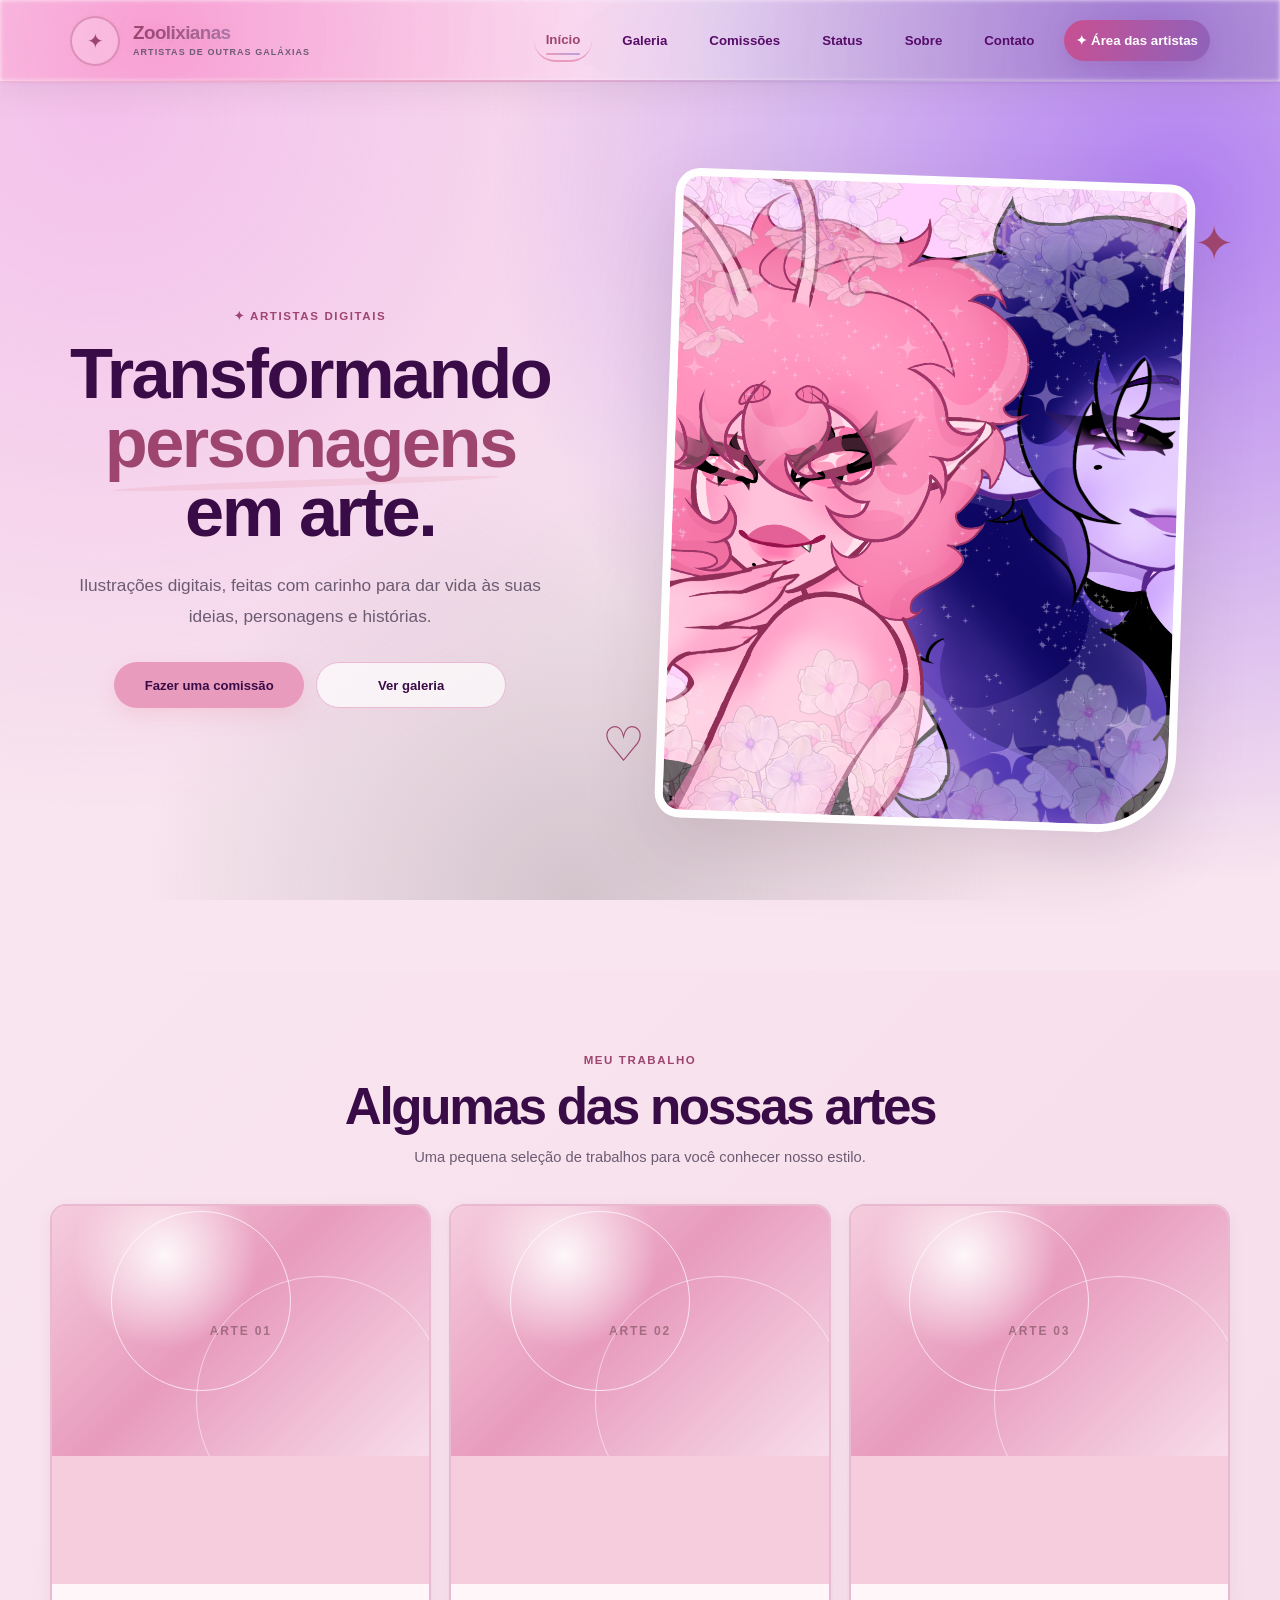
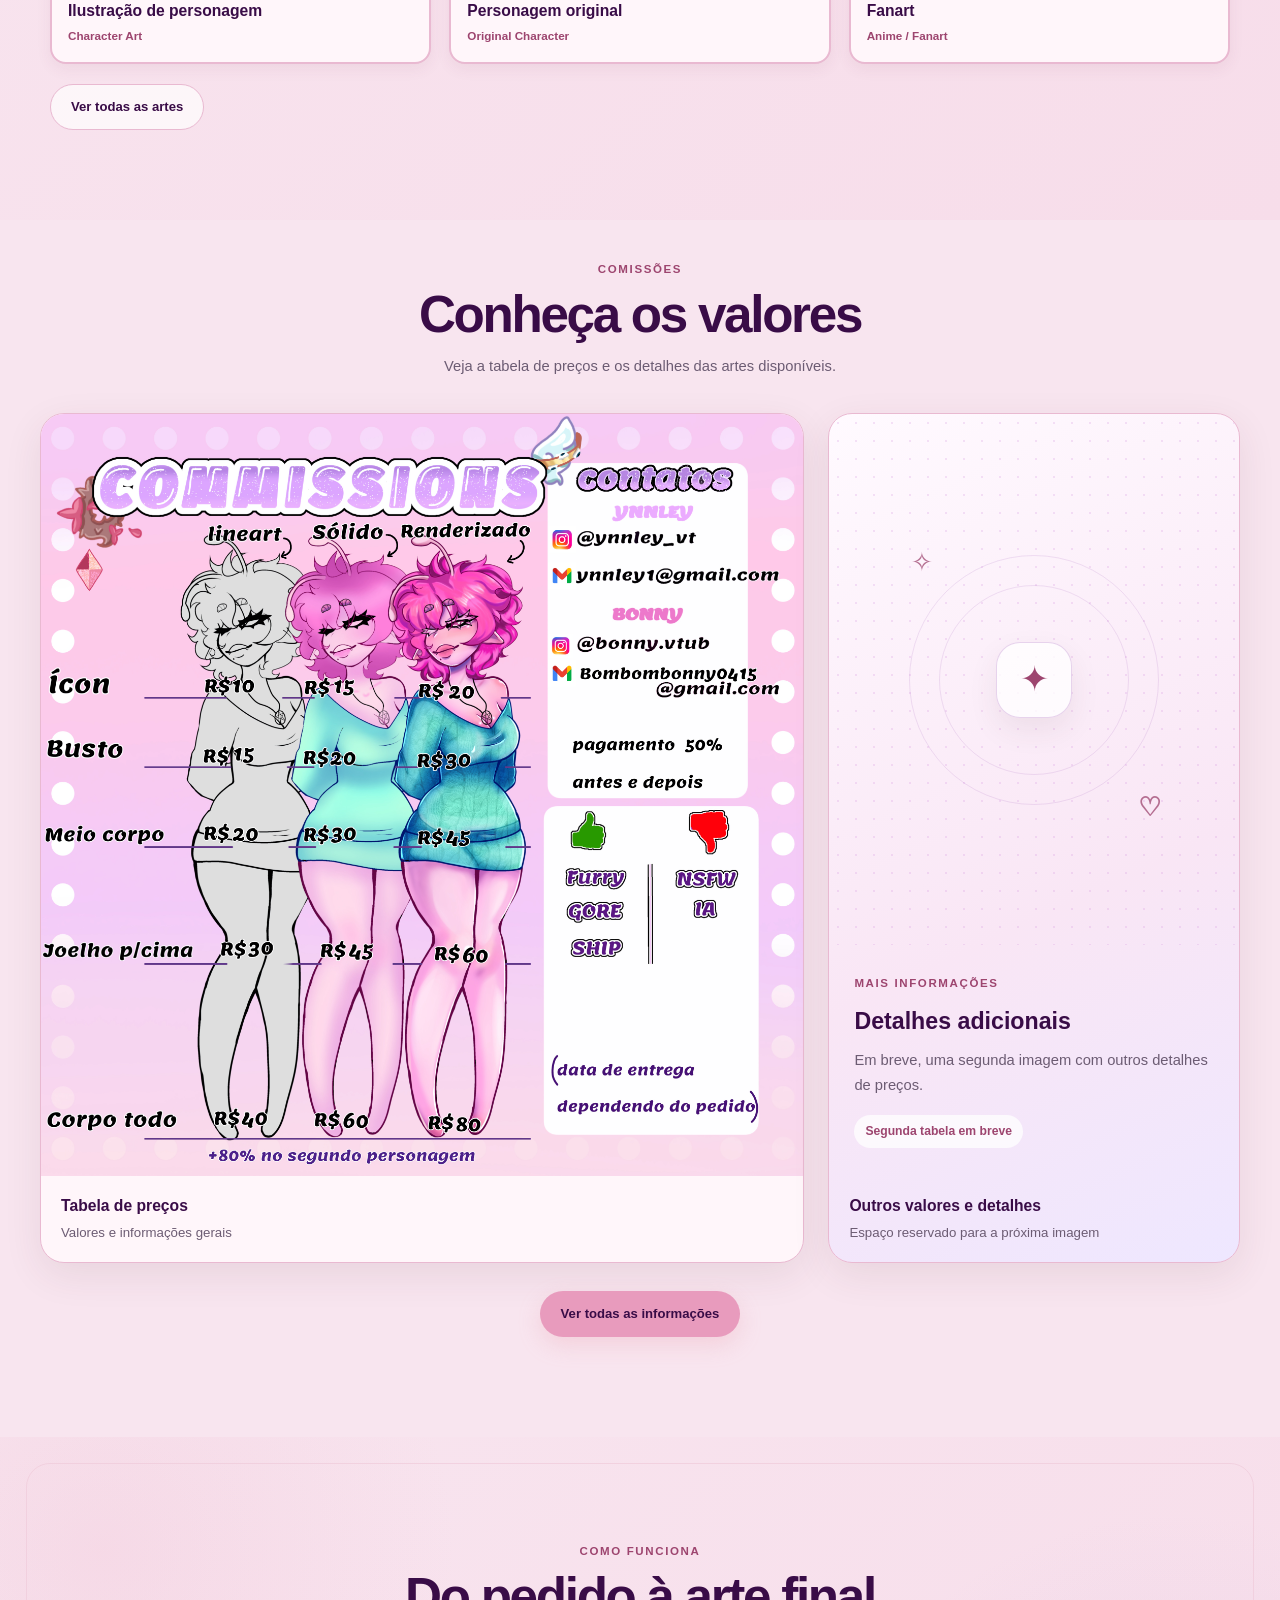
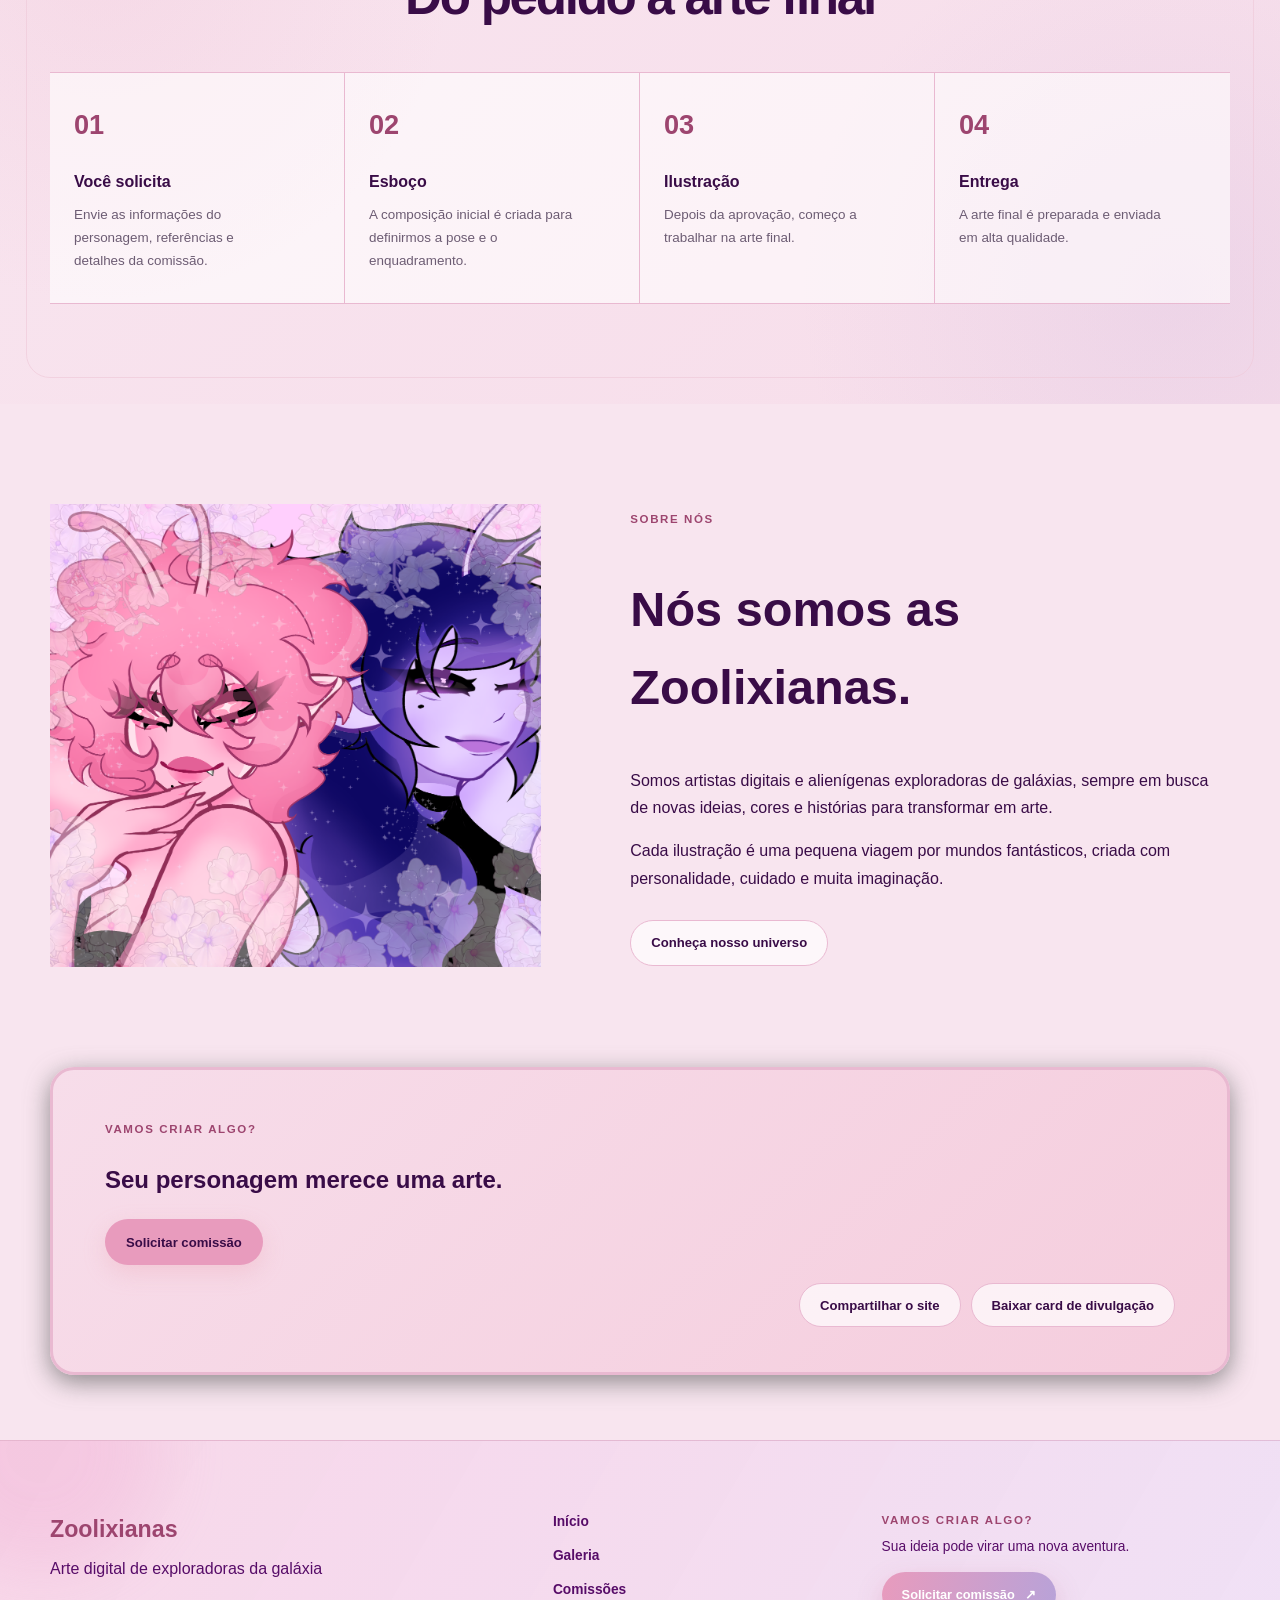
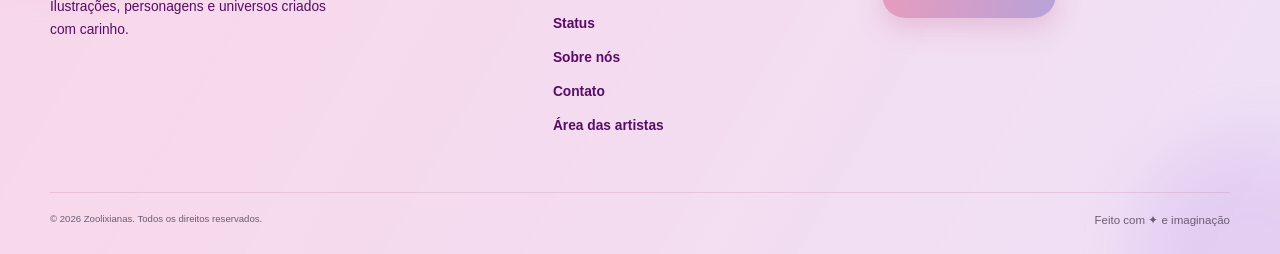
<file: index.html>
<!DOCTYPE html>
<html lang="pt-BR">

<head>
    <meta charset="UTF-8">
    <meta name="viewport" content="width=device-width, initial-scale=1.0, viewport-fit=cover">

    <title>Zoolixianas | Comissões de Arte</title>
    <link rel="canonical" href="https://zoolixianas.vercel.app/index.html">
    <meta property="og:type" content="website">
    <meta property="og:site_name" content="Zoolixianas">
    <meta property="og:title" content="Zoolixianas | Comissões de Arte">
    <meta property="og:description" content="✨ Duas artistas, muitos mundos! Explore ilustrações, personagens e universos das Zoolixianas — e encontre a arte perfeita para sua ideia.">
    <meta property="og:url" content="https://zoolixianas.vercel.app/index.html">
    <meta property="og:image" content="https://zoolixianas.vercel.app/assets/branding/share-card.jpg">
    <meta property="og:image:width" content="1200">
    <meta property="og:image:height" content="630">
    <meta property="og:image:alt" content="Cartão Zoolixianas: duas artistas, muitos mundos">
    <meta name="twitter:card" content="summary_large_image">
    <meta name="twitter:title" content="Zoolixianas | Comissões de Arte">
    <meta name="twitter:description" content="✨ Duas artistas, muitos mundos! Explore ilustrações, personagens e universos das Zoolixianas — e encontre a arte perfeita para sua ideia.">
    <meta name="twitter:image" content="https://zoolixianas.vercel.app/assets/branding/share-card.jpg">

    <meta
        name="description"
        content="✨ Duas artistas, muitos mundos! Explore ilustrações, personagens e universos das Zoolixianas — e encontre a arte perfeita para sua ideia."
    >

    <link rel="stylesheet" href="css/style.css?v=20260928-social-card">
    <link rel="stylesheet" href="css/components.css?v=20260928-social-card">
    <link rel="stylesheet" href="css/animations.css">
    <link rel="stylesheet" href="css/decorations.css">
    <link rel="stylesheet" href="css/home.css">
    <link rel="stylesheet" href="css/commissions.css">
    <link rel="stylesheet" href="css/header.css">
    <link rel="stylesheet" href="css/lightbox.css">
    <link rel="stylesheet" href="css/mobile.css">
</head>

<body>
    <a class="skip-link" href="#main-content">Pular para o conteúdo</a>

    <!-- HEADER -->
    <header class="site-header" id="site-header">

    <div class="header-inner">

        <a
            href="index.html"
            class="brand"
            aria-label="Voltar para a página inicial"
        >
            <span class="brand-mark">✦</span>

            <span class="brand-text">
                <strong>Zoolixianas</strong>
                <small>Artistas de outras galáxias</small>
            </span>
        </a>


        <nav class="main-nav" id="main-nav" aria-label="Navegação principal">
            <a class="active" href="index.html">Início</a>
            <a href="gallery.html">Galeria</a>
            <a href="commissions.html">Comissões</a>
            <a href="status.html">Status</a>
            <a href="about.html">Sobre</a>
            <a href="contact.html">Contato</a>
        <a class="artist-access-link" href="painel.html"><span aria-hidden="true">✦</span> Área das artistas</a></nav>


        <button
            class="menu-toggle"
            id="menu-toggle"
            aria-controls="main-nav"
            type="button"
            aria-label="Abrir menu"
            aria-expanded="false"
        >
            ☰
        </button>

    </div>

</header>


    <main id="main-content" tabindex="-1">

        <!-- HERO -->
        <section class="hero">

            <div class="decorations" aria-hidden="true">
                <span class="decor decor-star">✦</span>
                <span class="decor decor-star">✧</span>
                <span class="decor decor-heart">♡</span>
                <span class="decor decor-dot"></span>
            </div>

            <div class="hero-content">

                <div class="hero-text reveal">

                    <span class="eyebrow">
                        ✦ Artistas Digitais
                    </span>

                    <h1>
                        Transformando
                        <span>personagens</span>
                        em arte.
                    </h1>

                    <p>
                        Ilustrações digitais,
                        feitas com carinho para dar vida às suas ideias,
                        personagens e histórias.
                    </p>

                    <div class="hero-actions">

                        <a
                            href="commissions.html"
                            class="button button-primary"
                        >
                            Fazer uma comissão
                        </a>

                        <a
                            href="gallery.html"
                            class="button button-secondary"
                        >
                            Ver galeria
                        </a>

                    </div>

                </div>


                <div class="hero-art reveal">

                    <div class="hero-art-frame">

                        <div class="hero-art-image">

    <img
        src="assets/about/zoolixianas.webp"
        alt="Duas personagens ilustradas em tons roxos e rosa, lado a lado em um cenário estrelado."
    >

</div>
                        </div>

                        <div class="hero-decoration hero-decoration-one">
                            ✦
                        </div>

                        <div class="hero-decoration hero-decoration-two">
                            ♡
                        </div>

                    </div>

                </div>

            </div>

        </section>


        <!-- GALERIA EM DESTAQUE -->
        <section class="section section-gallery">

            <div class="section-heading reveal">

                <span class="eyebrow">
                    Meu trabalho
                </span>

                <h2>
                    Algumas das nossas artes
                </h2>

                <p>
                    Uma pequena seleção de trabalhos para você
                    conhecer nosso estilo.
                </p>

            </div>


            <div
                class="gallery-grid"
                id="home-gallery"
            >

                <article class="gallery-card reveal">

                    <div class="gallery-card-image">
                        <div class="art-placeholder">
                            ARTE 01
                        </div>
                    </div>

                    <div class="gallery-card-info">

                        <h3>
                            Ilustração de personagem
                        </h3>

                        <p>
                            Character Art
                        </p>

                    </div>

                </article>


                <article class="gallery-card reveal">

                    <div class="gallery-card-image">
                        <div class="art-placeholder">
                            ARTE 02
                        </div>
                    </div>

                    <div class="gallery-card-info">

                        <h3>
                            Personagem original
                        </h3>

                        <p>
                            Original Character
                        </p>

                    </div>

                </article>


                <article class="gallery-card reveal">

                    <div class="gallery-card-image">
                        <div class="art-placeholder">
                            ARTE 03
                        </div>
                    </div>

                    <div class="gallery-card-info">

                        <h3>
                            Fanart
                        </h3>

                        <p>
                            Anime / Fanart
                        </p>

                    </div>

                </article>

            </div>


            <div class="section-action reveal">

                <a
                    href="gallery.html"
                    class="button button-secondary"
                >
                    Ver todas as artes
                </a>

            </div>

        </section>


        <!-- COMISSÕES -->
        <section class="commission-preview commission-gallery-section section" aria-labelledby="home-price-title">
            <div class="section-heading reveal">
                <span class="eyebrow">Comissões</span>
                <h2 id="home-price-title">Conheça os valores</h2>
                <p>Veja a tabela de preços e os detalhes das artes disponíveis.</p>
            </div>

            <div class="commission-sheets">
                <figure class="commission-sheet commission-sheet-main reveal">
                    <a href="assets/commissions/tabela-precos.jpg" class="image-viewer-trigger" data-lightbox-trigger="prices" data-title="Tabela de preços" data-category="Comissões" data-description="Valores e informações gerais das comissões." aria-label="Ampliar tabela de preços">
                        <img src="assets/commissions/tabela-precos.jpg" alt="Tabela de preços das comissões, com valores por tipo de arte e enquadramento." loading="lazy">
                        <span class="sheet-zoom" aria-hidden="true">↗ Ver em tamanho maior</span>
                    </a>
                    <figcaption><strong>Tabela de preços</strong><span>Valores e informações gerais</span></figcaption>
                </figure>

                <figure class="commission-sheet commission-sheet-placeholder reveal">
                    <div class="sheet-placeholder-art" aria-hidden="true"><span>✦</span><i>✧</i><b>♡</b></div>
                    <div class="sheet-placeholder-copy">
                        <span class="eyebrow">Mais informações</span>
                        <h3>Detalhes adicionais</h3>
                        <p>Em breve, uma segunda imagem com outros detalhes de preços.</p>
                        <span class="placeholder-note">Segunda tabela em breve</span>
                    </div>
                    <figcaption><strong>Outros valores e detalhes</strong><span>Espaço reservado para a próxima imagem</span></figcaption>
                </figure>
            </div>

            <div class="home-pricing-link reveal">
                <a href="commissions.html" class="button button-primary">Ver todas as informações</a>
            </div>
        </section>


        <!-- PROCESSO -->
        <section class="process-section">

            <div class="section-heading reveal">

                <span class="eyebrow">
                    Como funciona
                </span>

                <h2>
                    Do pedido à arte final
                </h2>

            </div>


            <div class="process-grid">

                <article class="reveal">

                    <span>01</span>

                    <h3>
                        Você solicita
                    </h3>

                    <p>
                        Envie as informações do personagem,
                        referências e detalhes da comissão.
                    </p>

                </article>


                <article class="reveal">

                    <span>02</span>

                    <h3>
                        Esboço
                    </h3>

                    <p>
                        A composição inicial é criada para
                        definirmos a pose e o enquadramento.
                    </p>

                </article>


                <article class="reveal">

                    <span>03</span>

                    <h3>
                        Ilustração
                    </h3>

                    <p>
                        Depois da aprovação, começo a trabalhar
                        na arte final.
                    </p>

                </article>


                <article class="reveal">

                    <span>04</span>

                    <h3>
                        Entrega
                    </h3>

                    <p>
                        A arte final é preparada e enviada
                        em alta qualidade.
                    </p>

                </article>

            </div>

        </section>


        <!-- SOBRE -->
        <section class="section about-preview">

            <div class="about-image">
    <img
        src="assets/about/zoolixianas.webp"
        alt="Duas personagens originais das artistas Zoolixianas, uma em tons roxos e outra em tons rosa."
    >
</div>


            <div class="about-preview-content reveal">

    <span class="eyebrow">
        Sobre nós
    </span>

    <h2>
        Nós somos as
        <span>Zoolixianas</span>.
    </h2>

    <p>
        Somos artistas digitais e alienígenas exploradoras
        de galáxias, sempre em busca de novas ideias,
        cores e histórias para transformar em arte.
    </p>

    <p>
        Cada ilustração é uma pequena viagem por mundos
        fantásticos, criada com personalidade, cuidado
        e muita imaginação.
    </p>

    <a
        href="about.html"
        class="button button-secondary"
    >
        Conheça nosso universo
    </a>

</div>

        </section>


        <!-- CTA -->
        <section class="contact-banner reveal">

            <div>

                <span class="eyebrow">
                    Vamos criar algo?
                </span>

            <h2>
                    Seu personagem merece uma arte.
                </h2>

            </div>

            <a
                href="contact.html"
                class="button button-primary"
            >
                Solicitar comissão
            </a>

            <div class="home-share-actions">
                <button class="button button-secondary" id="share-site-button" type="button">Compartilhar o site</button>
                <a class="button button-secondary" href="assets/branding/share-card.jpg" download="Zoolixianas-card-divulgacao.jpg">Baixar card de divulgação</a>
                <p class="home-share-feedback sr-only" id="share-site-feedback" role="status" aria-live="polite"></p>
            </div>

        </section>

    </main>



    <div class="lightbox" id="lightbox" role="dialog" aria-modal="true" aria-hidden="true" aria-labelledby="lightbox-title">
        <div class="lightbox-dialog">
            <div class="lightbox-media">
                <button class="lightbox-close" type="button" aria-label="Fechar visualização">×</button>
                <button class="lightbox-nav lightbox-prev" type="button" aria-label="Imagem anterior" hidden>‹</button>
                <div class="lightbox-image" aria-live="polite"></div>
                <button class="lightbox-nav lightbox-next" type="button" aria-label="Próxima imagem" hidden>›</button>
                <span class="lightbox-counter" id="lightbox-counter" aria-live="polite"></span>
            </div>
            <div class="lightbox-details">
                <span class="tag" id="lightbox-category">Arte digital</span>
                <h2 id="lightbox-title">Ilustração</h2>
                <p id="lightbox-description"></p>
                <span class="lightbox-hint">Use as setas do teclado para navegar</span>
            </div>
        </div>
    </div>

    <footer class="site-footer">

    <div class="footer-inner">

        <div class="footer-brand">
            <strong>Zoolixianas</strong>

            <span>
                Arte digital de exploradoras da galáxia
            </span>

            <p>
                Ilustrações, personagens e universos
                criados com carinho.
            </p>
        </div>

        <nav
            class="footer-links"
            aria-label="Navegação do rodapé"
        >
            <a href="index.html">Início</a>
            <a href="gallery.html">Galeria</a>
            <a href="commissions.html">Comissões</a>
            <a href="status.html">Status</a>
            <a href="about.html">Sobre nós</a>
            <a href="contact.html">Contato</a>
        <a href="painel.html">Área das artistas</a></nav>

        <div class="footer-cta">
            <span class="eyebrow">
                Vamos criar algo?
            </span>

            <p>
                Sua ideia pode virar uma nova aventura.
            </p>

            <a
                href="contact.html"
                class="footer-button"
            >
                Solicitar comissão
                <span aria-hidden="true">↗</span>
            </a>
        </div>

    </div>

    <div class="footer-bottom">
        <small>
            © <span id="current-year">2026</span>
            Zoolixianas. Todos os direitos reservados.
        </small>

        <span>
            Feito com ✦ e imaginação
        </span>
    </div>

</footer>


<script src="js/app.js"></script>
<script src="js/navigation.js?v=20260928-access-share"></script>
<script src="js/site-share.js?v=20260928-social-card"></script>
<script src="js/reveal.js"></script>
<script src="js/gallery.js"></script>
<script src="js/lightbox.js"></script>
<script src="js/spotlight.js"></script>
<script src="js/decorations.js"></script>
</body>

</html>
</file>
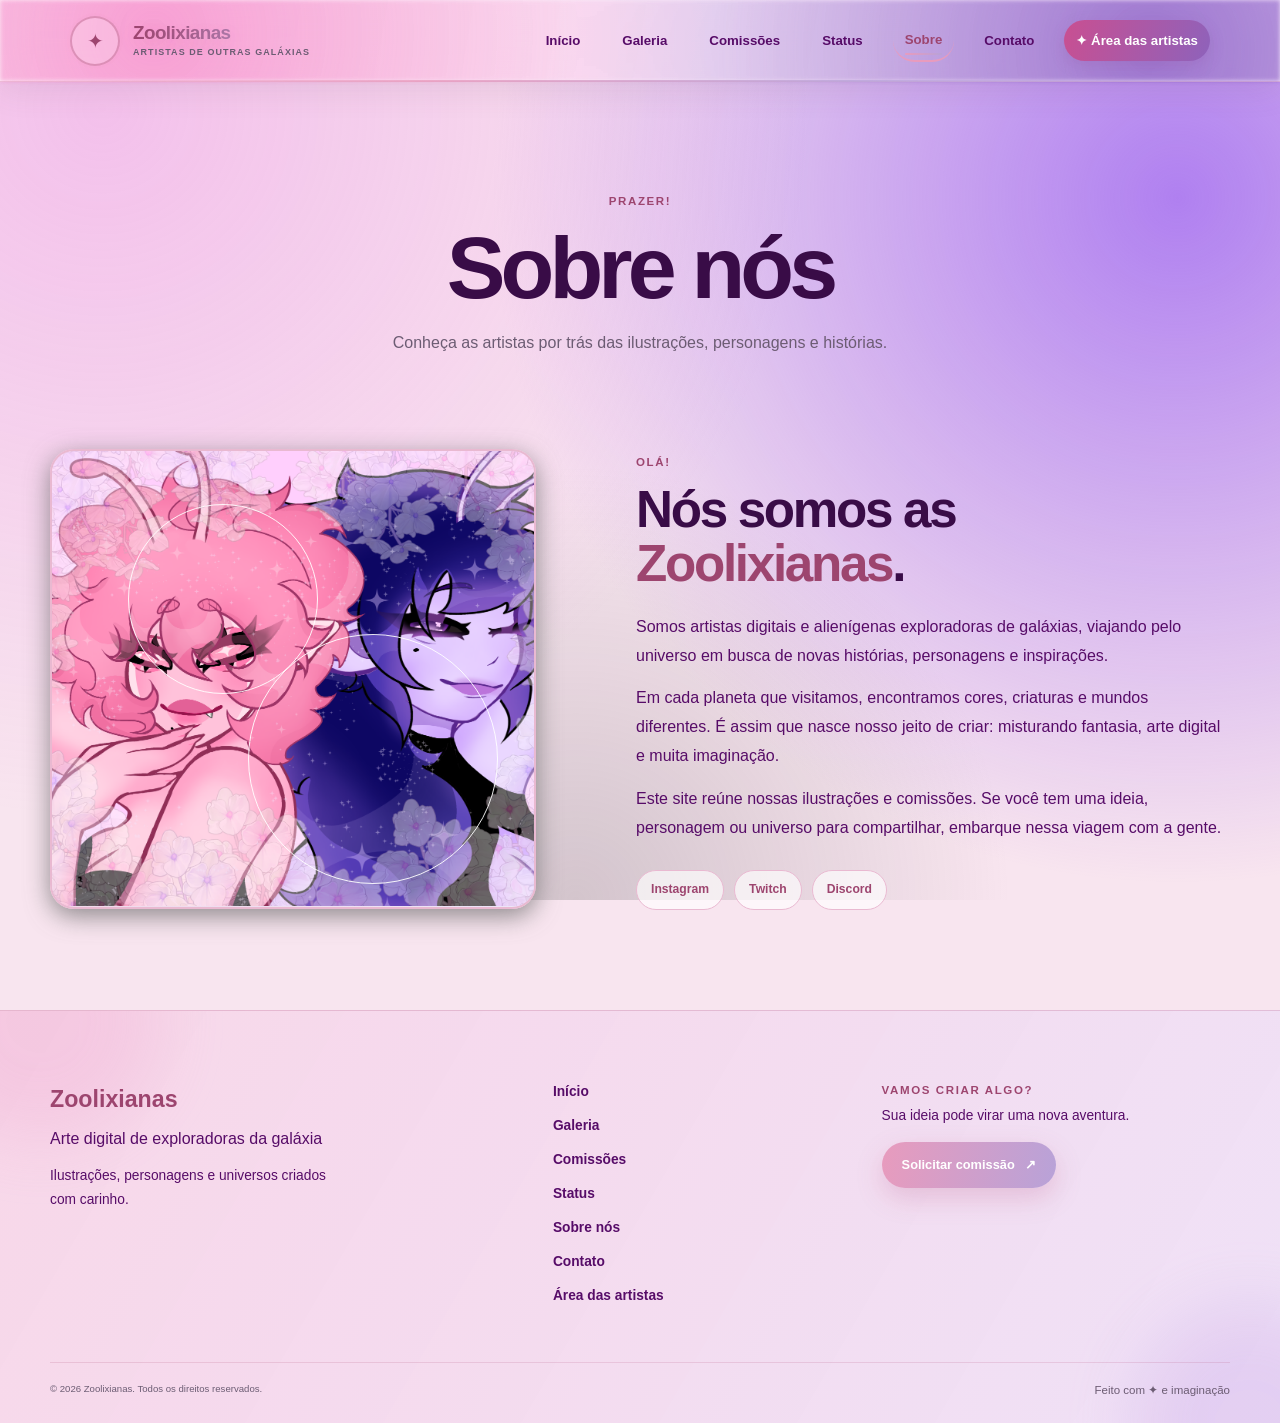
<file: about.html>
<!DOCTYPE html>
<html lang="pt-BR">

<head>
    <meta charset="UTF-8">
    <meta name="viewport" content="width=device-width, initial-scale=1.0, viewport-fit=cover">

    <title>Sobre | Zoolixianas</title>
    <link rel="canonical" href="https://zoolixianas.vercel.app/about.html">
    <meta property="og:type" content="website">
    <meta property="og:site_name" content="Zoolixianas">
    <meta property="og:title" content="Sobre | Zoolixianas">
    <meta property="og:description" content="">
    <meta property="og:url" content="https://zoolixianas.vercel.app/about.html">
    <meta property="og:image" content="https://zoolixianas.vercel.app/assets/branding/share-card.jpg">
    <meta property="og:image:width" content="1200">
    <meta property="og:image:height" content="630">
    <meta property="og:image:alt" content="Cartão Zoolixianas: duas artistas, muitos mundos">
    <meta name="twitter:card" content="summary_large_image">
    <meta name="twitter:title" content="Sobre | Zoolixianas">
    <meta name="twitter:description" content="">
    <meta name="twitter:image" content="https://zoolixianas.vercel.app/assets/branding/share-card.jpg">

    <link
        rel="icon"
        href="assets/branding/favicon.svg"
        type="image/svg+xml"
    >

    <link rel="stylesheet" href="css/style.css?v=20260928-social-card">
    <link rel="stylesheet" href="css/components.css?v=20260928-social-card">
    <link rel="stylesheet" href="css/animations.css">
    <link rel="stylesheet" href="css/decorations.css">
    <link rel="stylesheet" href="css/about.css">
    <link rel="stylesheet" href="css/header.css">
    <link rel="stylesheet" href="css/mobile.css">
</head>

<body>
    <a class="skip-link" href="#main-content">Pular para o conteúdo</a>

    <header class="site-header" id="site-header">

    <div class="header-inner">

        <a
            href="index.html"
            class="brand"
            aria-label="Voltar para a página inicial"
        >
            <span class="brand-mark">✦</span>

            <span class="brand-text">
                <strong>Zoolixianas</strong>
                <small>Artistas de outras galáxias</small>
            </span>
        </a>


        <nav class="main-nav" id="main-nav" aria-label="Navegação principal">
            <a href="index.html">Início</a>
            <a href="gallery.html">Galeria</a>
            <a href="commissions.html">Comissões</a>
            <a href="status.html">Status</a>
            <a class="active" href="about.html">Sobre</a>
            <a href="contact.html">Contato</a>
        <a class="artist-access-link" href="painel.html"><span aria-hidden="true">✦</span> Área das artistas</a></nav>


        <button
            class="menu-toggle"
            id="menu-toggle"
            aria-controls="main-nav"
            type="button"
            aria-label="Abrir menu"
            aria-expanded="false"
        >
            ☰
        </button>

    </div>

</header>


    <main id="main-content" tabindex="-1">

        <section class="page-hero about-hero">
            <span class="eyebrow">Prazer!</span>

            <h1>Sobre nós</h1>

            <p>
                Conheça as artistas por trás das ilustrações,
                personagens e histórias.
            </p>
        </section>


        <section class="section about-page">

            <div class="about-image">
    <img
        src="assets/about/zoolixianas.webp"
        alt="Duas personagens originais das artistas Zoolixianas, uma em tons roxos e outra em tons rosa."
    >
</div>


            <div class="about-copy">

                <span class="eyebrow">Olá!</span>

                <h2>
    Nós somos as
    <span>Zoolixianas</span>.
</h2>

<p>
    Somos artistas digitais e alienígenas exploradoras
    de galáxias, viajando pelo universo em busca de
    novas histórias, personagens e inspirações.
</p>

<p>
    Em cada planeta que visitamos, encontramos cores,
    criaturas e mundos diferentes. É assim que nasce
    nosso jeito de criar: misturando fantasia, arte
    digital e muita imaginação.
</p>

<p>
    Este site reúne nossas ilustrações e comissões.
    Se você tem uma ideia, personagem ou universo para
    compartilhar, embarque nessa viagem com a gente.
</p>


                <div class="social-links">
                    <a href="#">Instagram</a>
                    <a href="#">Twitch</a>
                    <a href="#">Discord</a>
                </div>

            </div>

        </section>

    </main>


    <footer class="site-footer">

    <div class="footer-inner">

        <div class="footer-brand">
            <strong>Zoolixianas</strong>

            <span>
                Arte digital de exploradoras da galáxia
            </span>

            <p>
                Ilustrações, personagens e universos
                criados com carinho.
            </p>
        </div>

        <nav
            class="footer-links"
            aria-label="Navegação do rodapé"
        >
            <a href="index.html">Início</a>
            <a href="gallery.html">Galeria</a>
            <a href="commissions.html">Comissões</a>
            <a href="status.html">Status</a>
            <a href="about.html">Sobre nós</a>
            <a href="contact.html">Contato</a>
        <a href="painel.html">Área das artistas</a></nav>

        <div class="footer-cta">
            <span class="eyebrow">
                Vamos criar algo?
            </span>

            <p>
                Sua ideia pode virar uma nova aventura.
            </p>

            <a
                href="contact.html"
                class="footer-button"
            >
                Solicitar comissão
                <span aria-hidden="true">↗</span>
            </a>
        </div>

    </div>

    <div class="footer-bottom">
        <small>
            © <span id="current-year">2026</span>
            Zoolixianas. Todos os direitos reservados.
        </small>

        <span>
            Feito com ✦ e imaginação
        </span>
    </div>

</footer>


<script src="js/app.js"></script>
<script src="js/navigation.js?v=20260928-access-share"></script>
<script src="js/reveal.js"></script>
<script src="js/gallery.js"></script>
<script src="js/lightbox.js"></script>
<script src="js/spotlight.js"></script>
<script src="js/decorations.js"></script>

</body>

</html>
</file>
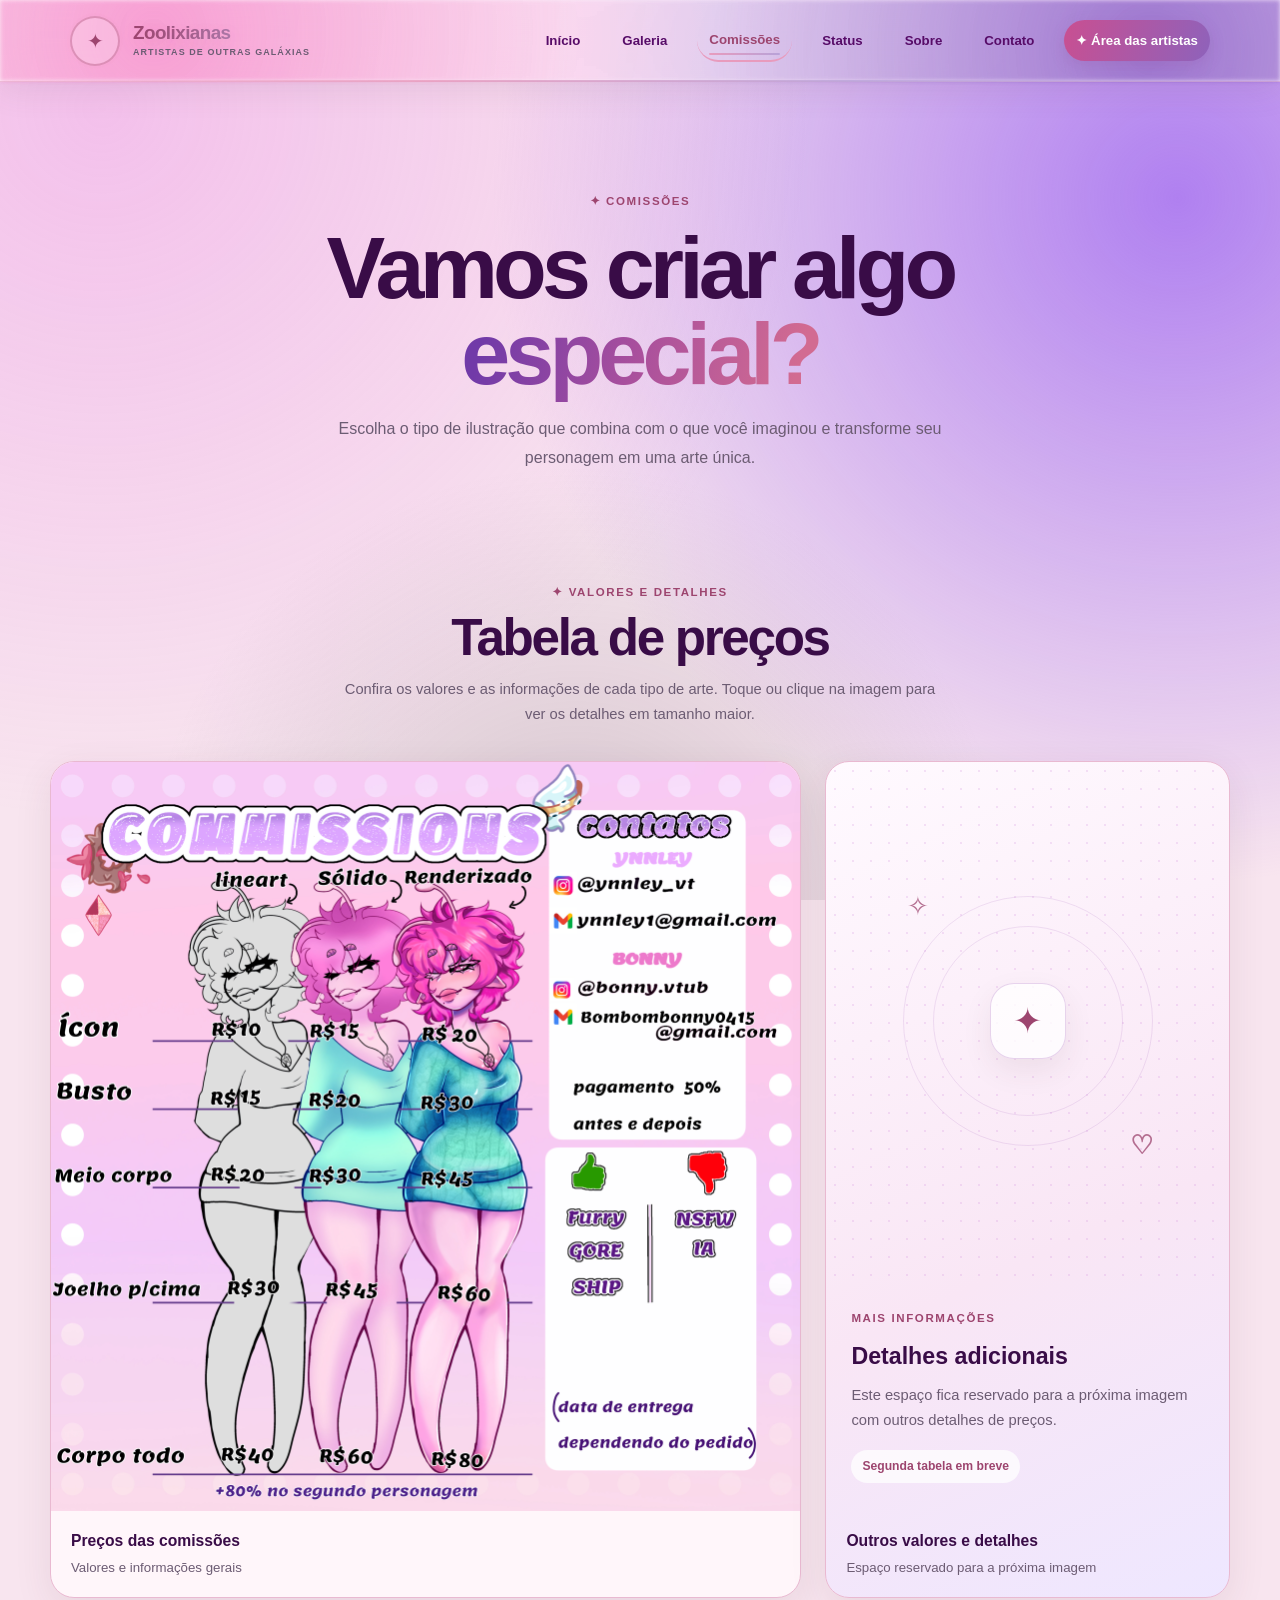
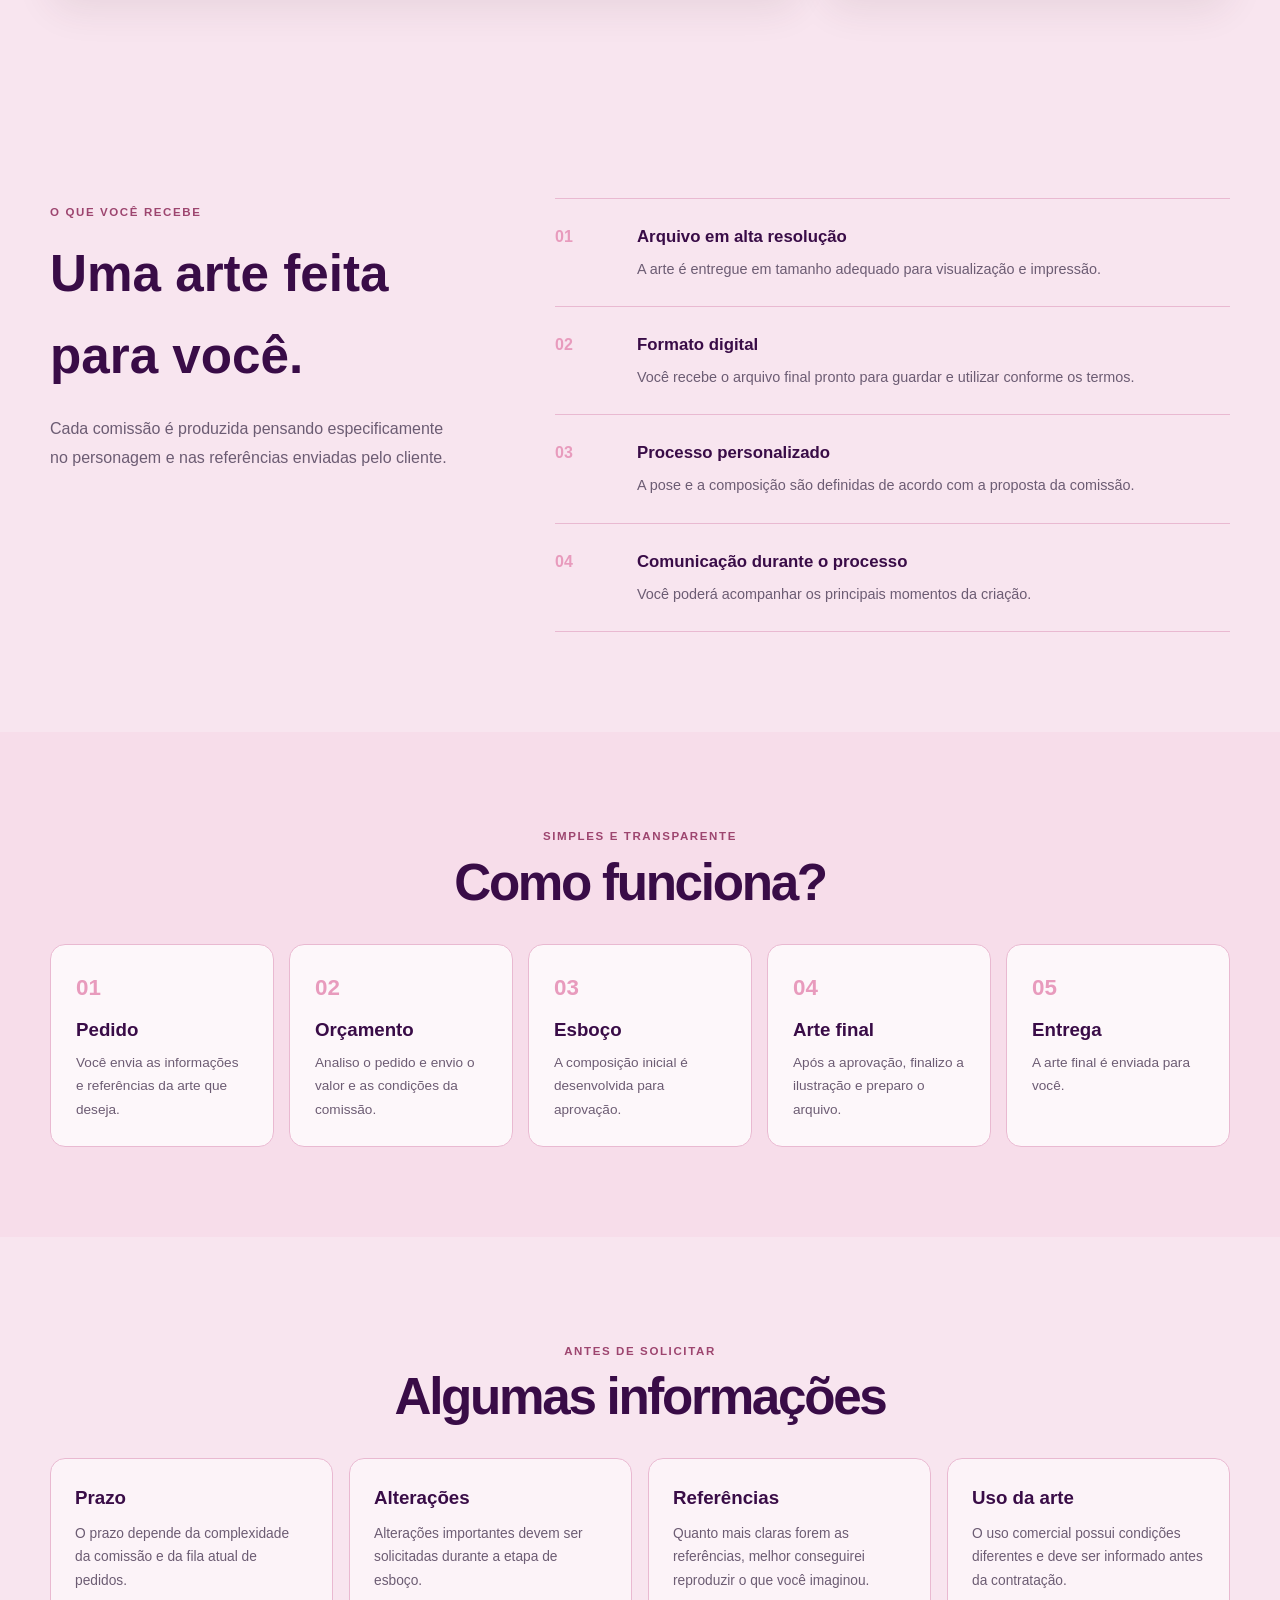
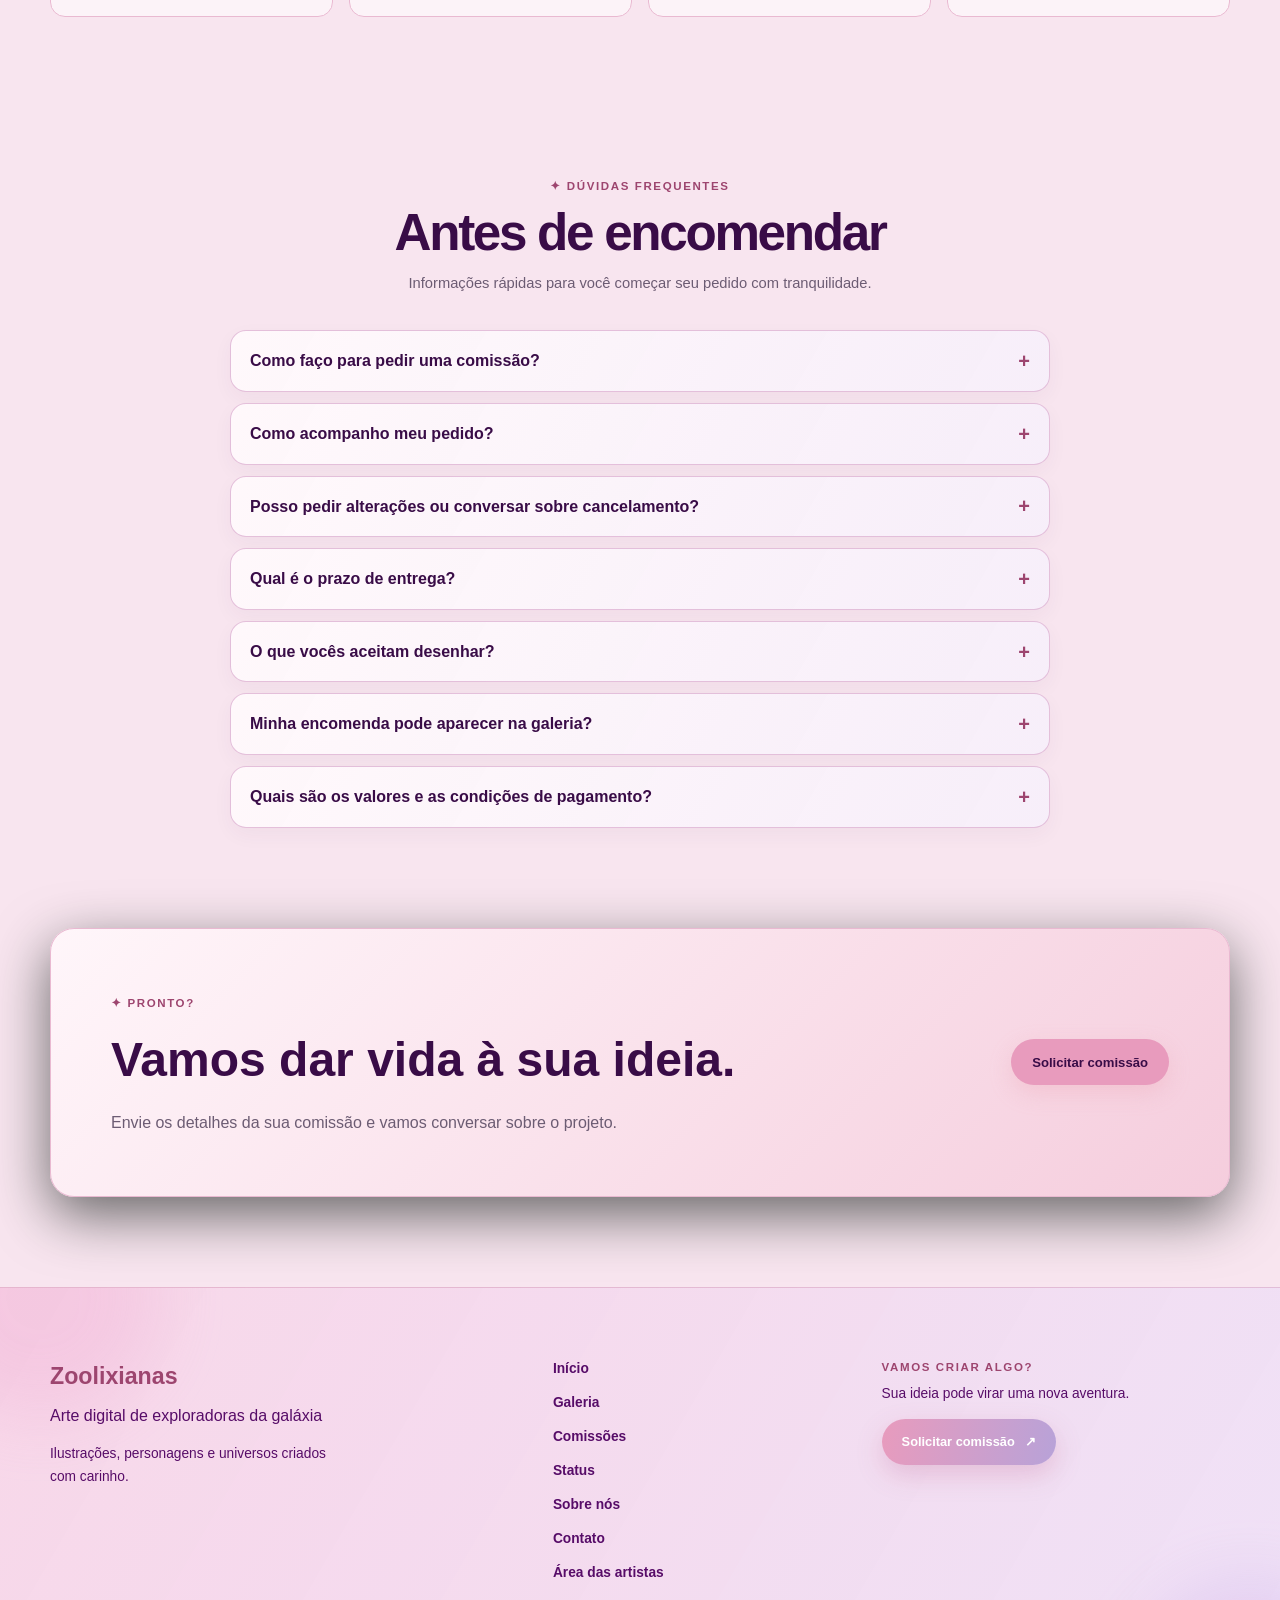
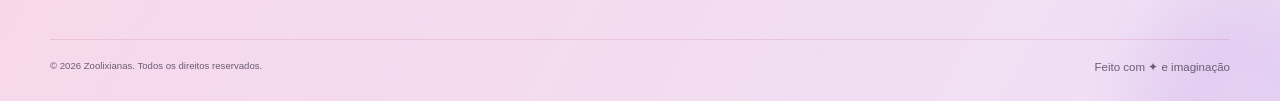
<file: commissions.html>
<!DOCTYPE html>
<html lang="pt-BR">

<head>

    <meta charset="UTF-8">

    <meta
        name="viewport"
        content="width=device-width, initial-scale=1.0, viewport-fit=cover"
    >

    <title>Comissões | Zoolixianas</title>
    <link rel="canonical" href="https://zoolixianas.vercel.app/commissions.html">
    <meta property="og:type" content="website">
    <meta property="og:site_name" content="Zoolixianas">
    <meta property="og:title" content="Comissões | Zoolixianas">
    <meta property="og:description" content="Confira os tipos de comissões de arte, preços e informações para solicitar sua ilustração.">
    <meta property="og:url" content="https://zoolixianas.vercel.app/commissions.html">
    <meta property="og:image" content="https://zoolixianas.vercel.app/assets/branding/share-card.jpg">
    <meta property="og:image:width" content="1200">
    <meta property="og:image:height" content="630">
    <meta property="og:image:alt" content="Cartão Zoolixianas: duas artistas, muitos mundos">
    <meta name="twitter:card" content="summary_large_image">
    <meta name="twitter:title" content="Comissões | Zoolixianas">
    <meta name="twitter:description" content="Confira os tipos de comissões de arte, preços e informações para solicitar sua ilustração.">
    <meta name="twitter:image" content="https://zoolixianas.vercel.app/assets/branding/share-card.jpg">

    <meta
        name="description"
        content="Confira os tipos de comissões de arte, preços e informações para solicitar sua ilustração."
    >

    <link rel="stylesheet" href="css/style.css?v=20260928-social-card">
    <link rel="stylesheet" href="css/components.css?v=20260928-social-card">
    <link rel="stylesheet" href="css/animations.css">
    <link rel="stylesheet" href="css/decorations.css">
    <link rel="stylesheet" href="css/commissions.css">
    <link rel="stylesheet" href="css/header.css">
    <link rel="stylesheet" href="css/lightbox.css">
    <link rel="stylesheet" href="css/mobile.css">

</head>


<body>
    <a class="skip-link" href="#main-content">Pular para o conteúdo</a>


<header class="site-header" id="site-header">

    <div class="header-inner">

        <a
            href="index.html"
            class="brand"
            aria-label="Voltar para a página inicial"
        >
            <span class="brand-mark">✦</span>

            <span class="brand-text">
                <strong>Zoolixianas</strong>
                <small>Artistas de outras galáxias</small>
            </span>
        </a>


        <nav class="main-nav" id="main-nav" aria-label="Navegação principal">
            <a href="index.html">Início</a>
            <a href="gallery.html">Galeria</a>
            <a class="active" href="commissions.html">Comissões</a>
            <a href="status.html">Status</a>
            <a href="about.html">Sobre</a>
            <a href="contact.html">Contato</a>
        <a class="artist-access-link" href="painel.html"><span aria-hidden="true">✦</span> Área das artistas</a></nav>


        <button
            class="menu-toggle"
            id="menu-toggle"
            aria-controls="main-nav"
            type="button"
            aria-label="Abrir menu"
            aria-expanded="false"
        >
            ☰
        </button>

    </div>

</header>


<main id="main-content" tabindex="-1">


    <!-- =====================================================
         HERO
    ====================================================== -->

    <section class="page-hero commissions-hero">

        <span class="eyebrow">
            ✦ Comissões
        </span>

        <h1>
            Vamos criar algo
            <span>especial?</span>
        </h1>

        <p>
            Escolha o tipo de ilustração que combina com
            o que você imaginou e transforme seu personagem
            em uma arte única.
        </p>

    </section>



    <!-- =====================================================
         TABELAS DE PREÇOS
    ====================================================== -->

    <section class="commission-gallery-section section" aria-labelledby="price-gallery-title">
        <div class="section-heading reveal">
            <span class="eyebrow">✦ Valores e detalhes</span>
            <h2 id="price-gallery-title">Tabela de preços</h2>
            <p>Confira os valores e as informações de cada tipo de arte. Toque ou clique na imagem para ver os detalhes em tamanho maior.</p>
        </div>

        <div class="commission-sheets">
            <figure class="commission-sheet commission-sheet-main reveal">
                <a href="assets/commissions/tabela-precos.jpg" class="image-viewer-trigger" data-lightbox-trigger="prices" data-title="Tabela de preços" data-category="Comissões" data-description="Valores e informações gerais das comissões." aria-label="Ampliar tabela de preços">
                    <img src="assets/commissions/tabela-precos.jpg" alt="Tabela de preços das comissões: valores para arte linear, sólida e renderizada, por enquadramento, além de contatos, formas de pagamento e tipos de arte aceitos." loading="lazy">
                    <span class="sheet-zoom" aria-hidden="true">↗ Ver em tamanho maior</span>
                </a>
                <figcaption><strong>Preços das comissões</strong><span>Valores e informações gerais</span></figcaption>
            </figure>

            <figure class="commission-sheet commission-sheet-placeholder reveal">
                <div class="sheet-placeholder-art" aria-hidden="true"><span>✦</span><i>✧</i><b>♡</b></div>
                <div class="sheet-placeholder-copy">
                    <span class="eyebrow">Mais informações</span>
                    <h3>Detalhes adicionais</h3>
                    <p>Este espaço fica reservado para a próxima imagem com outros detalhes de preços.</p>
                    <span class="placeholder-note">Segunda tabela em breve</span>
                </div>
                <figcaption><strong>Outros valores e detalhes</strong><span>Espaço reservado para a próxima imagem</span></figcaption>
            </figure>
        </div>
    </section>



    <!-- =====================================================
         O QUE ESTÁ INCLUSO
    ====================================================== -->

    <section class="included-section section">

        <div class="included-layout">


            <div class="included-copy reveal">

                <span class="eyebrow">
                    O que você recebe
                </span>

                <h2>
                    Uma arte feita
                    para você.
                </h2>

                <p>
                    Cada comissão é produzida pensando
                    especificamente no personagem e nas
                    referências enviadas pelo cliente.
                </p>

            </div>


            <div class="included-list">


                <article class="included-item reveal">

                    <span>
                        01
                    </span>

                    <div>

                        <h3>
                            Arquivo em alta resolução
                        </h3>

                        <p>
                            A arte é entregue em tamanho adequado
                            para visualização e impressão.
                        </p>

                    </div>

                </article>


                <article class="included-item reveal">

                    <span>
                        02
                    </span>

                    <div>

                        <h3>
                            Formato digital
                        </h3>

                        <p>
                            Você recebe o arquivo final pronto
                            para guardar e utilizar conforme os termos.
                        </p>

                    </div>

                </article>


                <article class="included-item reveal">

                    <span>
                        03
                    </span>

                    <div>

                        <h3>
                            Processo personalizado
                        </h3>

                        <p>
                            A pose e a composição são definidas
                            de acordo com a proposta da comissão.
                        </p>

                    </div>

                </article>


                <article class="included-item reveal">

                    <span>
                        04
                    </span>

                    <div>

                        <h3>
                            Comunicação durante o processo
                        </h3>

                        <p>
                            Você poderá acompanhar os principais
                            momentos da criação.
                        </p>

                    </div>

                </article>


            </div>

        </div>

    </section>



    <!-- =====================================================
         PROCESSO
    ====================================================== -->

    <section class="commission-process-section">

        <div class="section-heading reveal">

            <span class="eyebrow">
                Simples e transparente
            </span>

            <h2>
                Como funciona?
            </h2>

        </div>


        <div class="commission-process">


            <article class="process-step reveal">

                <span>
                    01
                </span>

                <h3>
                    Pedido
                </h3>

                <p>
                    Você envia as informações e referências
                    da arte que deseja.
                </p>

            </article>


            <article class="process-step reveal">

                <span>
                    02
                </span>

                <h3>
                    Orçamento
                </h3>

                <p>
                    Analiso o pedido e envio o valor e
                    as condições da comissão.
                </p>

            </article>


            <article class="process-step reveal">

                <span>
                    03
                </span>

                <h3>
                    Esboço
                </h3>

                <p>
                    A composição inicial é desenvolvida
                    para aprovação.
                </p>

            </article>


            <article class="process-step reveal">

                <span>
                    04
                </span>

                <h3>
                    Arte final
                </h3>

                <p>
                    Após a aprovação, finalizo a ilustração
                    e preparo o arquivo.
                </p>

            </article>


            <article class="process-step reveal">

                <span>
                    05
                </span>

                <h3>
                    Entrega
                </h3>

                <p>
                    A arte final é enviada para você.
                </p>

            </article>

        </div>

    </section>



    <!-- =====================================================
         TERMOS
    ====================================================== -->

    <section class="terms-section section">

        <div class="section-heading reveal">

            <span class="eyebrow">
                Antes de solicitar
            </span>

            <h2>
                Algumas informações
            </h2>

        </div>


        <div class="terms-grid">


            <article class="term-card reveal">

                <h3>
                    Prazo
                </h3>

                <p>
                    O prazo depende da complexidade da comissão
                    e da fila atual de pedidos.
                </p>

            </article>


            <article class="term-card reveal">

                <h3>
                    Alterações
                </h3>

                <p>
                    Alterações importantes devem ser solicitadas
                    durante a etapa de esboço.
                </p>

            </article>


            <article class="term-card reveal">

                <h3>
                    Referências
                </h3>

                <p>
                    Quanto mais claras forem as referências,
                    melhor conseguirei reproduzir o que você imaginou.
                </p>

            </article>


            <article class="term-card reveal">

                <h3>
                    Uso da arte
                </h3>

                <p>
                    O uso comercial possui condições diferentes
                    e deve ser informado antes da contratação.
                </p>

            </article>


        </div>

    </section>

    <section class="commission-faq section" aria-labelledby="commission-faq-title">
        <div class="section-heading reveal"><span class="eyebrow">✦ Dúvidas frequentes</span><h2 id="commission-faq-title">Antes de encomendar</h2><p>Informações rápidas para você começar seu pedido com tranquilidade.</p></div>
        <div class="faq-list">
            <details class="faq-item"><summary>Como faço para pedir uma comissão?</summary><p>Confira se a fila está aberta na página <a href="status.html">Status</a> e fale com as artistas pela página <a href="contact.html">Contato</a>. Envie referências e uma descrição do que imaginou.</p></details>
            <details class="faq-item"><summary>Como acompanho meu pedido?</summary><p>Depois que o pedido for registrado, a artista compartilhará um código ou link individual. Abra <a href="status.html">Status</a> para ver as etapas, atualizações e, quando informada, a previsão de entrega.</p></details>
            <details class="faq-item"><summary>Posso pedir alterações ou conversar sobre cancelamento?</summary><p>Sim. Use a área de solicitação na consulta do pedido. A solicitação não altera nem cancela automaticamente a comissão; as artistas vão conversar com você antes de qualquer mudança.</p></details>
            <details class="faq-item"><summary>Qual é o prazo de entrega?</summary><p>O prazo depende da complexidade do trabalho e da fila. A artista pode informar uma previsão no acompanhamento; ela é uma estimativa e pode ser atualizada durante o processo.</p></details>
            <details class="faq-item"><summary>O que vocês aceitam desenhar?</summary><p>Consulte a tabela de preços e detalhes no início desta página. Ela indica os temas aceitos e os que não fazem parte das comissões.</p></details>
            <details class="faq-item"><summary>Minha encomenda pode aparecer na galeria?</summary><p>Só publicamos a arte concluída quando temos autorização expressa do cliente. Se você não autorizar, a artista não deve publicar seu trabalho no portfólio.</p></details>
            <details class="faq-item"><summary>Quais são os valores e as condições de pagamento?</summary><p>Os valores iniciais estão nas tabelas acima. O orçamento final e as condições são confirmados pelas artistas conforme o pedido.</p></details>
        </div>
    </section>


    <section class="commission-cta reveal">

        <div>

            <span class="eyebrow">
                ✦ Pronto?
            </span>

            <h2>
                Vamos dar vida à sua ideia.
            </h2>

            <p>
                Envie os detalhes da sua comissão e
                vamos conversar sobre o projeto.
            </p>

        </div>


        <a
            href="contact.html"
            class="button button-primary"
        >
            Solicitar comissão
        </a>

    </section>


</main>




<div class="lightbox" id="lightbox" role="dialog" aria-modal="true" aria-hidden="true" aria-labelledby="lightbox-title">
    <div class="lightbox-dialog">
        <div class="lightbox-media">
            <button class="lightbox-close" type="button" aria-label="Fechar visualização">×</button>
            <button class="lightbox-nav lightbox-prev" type="button" aria-label="Imagem anterior" hidden>‹</button>
            <div class="lightbox-image" aria-live="polite"></div>
            <button class="lightbox-nav lightbox-next" type="button" aria-label="Próxima imagem" hidden>›</button>
            <span class="lightbox-counter" id="lightbox-counter" aria-live="polite"></span>
        </div>
        <div class="lightbox-details">
            <span class="tag" id="lightbox-category">Arte digital</span>
            <h2 id="lightbox-title">Ilustração</h2>
            <p id="lightbox-description"></p>
            <span class="lightbox-hint">Use as setas do teclado para navegar</span>
        </div>
    </div>
</div>

<footer class="site-footer">

    <div class="footer-inner">

        <div class="footer-brand">
            <strong>Zoolixianas</strong>

            <span>
                Arte digital de exploradoras da galáxia
            </span>

            <p>
                Ilustrações, personagens e universos
                criados com carinho.
            </p>
        </div>

        <nav
            class="footer-links"
            aria-label="Navegação do rodapé"
        >
            <a href="index.html">Início</a>
            <a href="gallery.html">Galeria</a>
            <a href="commissions.html">Comissões</a>
            <a href="status.html">Status</a>
            <a href="about.html">Sobre nós</a>
            <a href="contact.html">Contato</a>
        <a href="painel.html">Área das artistas</a></nav>

        <div class="footer-cta">
            <span class="eyebrow">
                Vamos criar algo?
            </span>

            <p>
                Sua ideia pode virar uma nova aventura.
            </p>

            <a
                href="contact.html"
                class="footer-button"
            >
                Solicitar comissão
                <span aria-hidden="true">↗</span>
            </a>
        </div>

    </div>

    <div class="footer-bottom">
        <small>
            © <span id="current-year">2026</span>
            Zoolixianas. Todos os direitos reservados.
        </small>

        <span>
            Feito com ✦ e imaginação
        </span>
    </div>

</footer>



<script src="js/app.js"></script>
<script src="js/navigation.js?v=20260928-access-share"></script>
<script src="js/reveal.js"></script>
<script src="js/gallery.js"></script>
<script src="js/lightbox.js"></script>
<script src="js/spotlight.js"></script>
<script src="js/decorations.js"></script>
</body>

</html>
</file>
<file: css/style.css>
/* =========================================================
   RESET
   ========================================================= */

*,
*::before,
*::after {
    box-sizing: border-box;
}


html {
    scroll-behavior: smooth;

    scroll-padding-top: 100px;
}


body {
    margin: 0;
    min-height: 100vh;

    background: var(--background);
    color: var(--text);

    font-family: var(--font-body);
    line-height: 1.6;

    -webkit-font-smoothing: antialiased;
    -moz-osx-font-smoothing: grayscale;

    text-rendering: optimizeLegibility;

    overflow-x: hidden;
}


img,
svg {
    display: block;

    max-width: 100%;
}


img {
    height: auto;
}


button,
input,
textarea,
select {
    font: inherit;
}


button {
    cursor: pointer;
}


a {
    color: inherit;

    text-decoration: none;
}


/* =========================================================
   VARIÁVEIS
   ========================================================= */

:root {
    /* Layout */
    --max: 1180px;
    --header-height: 78px;

    /* Paleta rosa + lilás pastel */
    --background: #f8e5ef;

    --surface: #fff6fa;
    --surface-2: #f7ddea;
    --surface-3: #eee1f8;

    --text: #390c47;
    --text-soft: #570c68;
    --muted: #6c5c73;

    --accent: #e89bbd;
    --accent-dark: #9d456f;
    --accent-soft: #f5cddd;

    --accent-purple: #b8a2d8;
    --accent-purple-soft: #ece5f8;

    --line: #e9b9d1;

    /* Sombras */
    --shadow:
        0 18px 55px
        rgb(102, 102, 102);

    --shadow-small:
        0 7px 25px
        rgba(105, 105, 105, 0.74);

    --shadow-hover:
        0 24px 65px
        rgb(122, 122, 122);

    --glow:
        0 12px 40px
        rgba(236, 169, 195, .24);

    /* Tipografia */
    --font-body:
        Inter,
        "Segoe UI",
        Roboto,
        Helvetica,
        Arial,
        sans-serif;

    --font-display:
        "Plus Jakarta Sans",
        Inter,
        "Segoe UI",
        sans-serif;

    /* Bordas */
    --radius-small: 10px;
    --radius: 16px;
    --radius-large: 24px;
    --radius-xl: 32px;

    /* Transições */
    --ease: cubic-bezier(.22, .61, .36, 1);
    --transition: .3s var(--ease);
    --transition-slow: .55s var(--ease);
}


/* =========================================================
   SELEÇÃO
   ========================================================= */

::selection {
    background:
        var(--accent);

    color:
        white;
}


/* =========================================================
   SCROLLBAR
   ========================================================= */

::-webkit-scrollbar {
    width: 9px;
}


::-webkit-scrollbar-track {
    background:
        var(--background);
}


::-webkit-scrollbar-thumb {
    background:
        var(--accent-soft);

    border-radius:
        999px;
}


::-webkit-scrollbar-thumb:hover {
    background:
        var(--accent);
}


/* =========================================================
   BODY / FUNDO
   ========================================================= */


body::before {
    content: "";

    position: fixed;
    inset: 0;
    z-index: -2;

    pointer-events: none;

    background:
        radial-gradient(
            circle at 8% 12%,
            rgba(235, 122, 229, 0.34),
            transparent 50%
        ),
        radial-gradient(
            circle at 92% 22%,
            rgba(159, 105, 240, 0.815),
            transparent 50%
        ),
        radial-gradient(
            circle at 45% 100%,
            rgba(117, 114, 116, 0.28),
            transparent 38%
        );
}

:focus-visible {
    outline: 3px solid #4d285e;
    outline-offset: 3px;
    border-radius: 5px;
}

.skip-link {
    position: fixed;
    z-index: 5000;
    top: 10px;
    left: 10px;
    padding: 12px 16px;
    border: 2px solid #563065;
    border-radius: 12px;
    background: #fff;
    color: #452251;
    font-weight: 800;
    transform: translateY(-160%);
}
.skip-link:focus { transform: translateY(0); }
.sr-only {
    position: absolute;
    width: 1px;
    height: 1px;
    padding: 0;
    margin: -1px;
    overflow: hidden;
    clip: rect(0, 0, 0, 0);
    white-space: nowrap;
    border: 0;
}

@media (prefers-reduced-motion: reduce) {
    html { scroll-behavior: auto !important; }
}


/* =========================================================
   CONTAINER
   ========================================================= */

.container {
    width:
        min(
            var(--max),
            calc(100% - 40px)
        );

    margin:
        0 auto;
}


/* =========================================================
   SEÇÕES
   ========================================================= */

.section {

    width:
        min(
            var(--max),
            calc(100% - 40px)
        );

    margin:
        0 auto;

    padding:
        100px 0;
}


.section-small {
    padding:
        70px 0;
}


/* =========================================================
   HERO DE PÁGINAS
   ========================================================= */

.page-hero {

    width:
        min(
            850px,
            calc(100% - 40px)
        );

    margin:
        0 auto;

    padding:
        105px 0 80px;

    text-align:
        center;
}


.page-hero h1 {

    margin:
        12px 0 18px;

    font-family:
        var(--font-display);

    font-size:
        clamp(
            2.7rem,
            7vw,
            5.5rem
        );

    line-height:
        .98;

    letter-spacing:
        -.055em;

    font-weight:
        800;
}


.page-hero p {

    max-width:
        650px;

    margin:
        0 auto;

    color:
        var(--muted);

    font-size:
        1rem;

    line-height:
        1.8;
}


/* =========================================================
   EYEBROW
   ========================================================= */

.eyebrow {

    display:
        inline-flex;

    align-items:
        center;

    gap:
        7px;

    color:
        var(--accent-dark);

    font-size:
        .72rem;

    font-weight:
        800;

    text-transform:
        uppercase;

    letter-spacing:
        .14em;
}


/* =========================================================
   TÍTULOS DE SEÇÃO
   ========================================================= */

.section-heading {

    max-width:
        700px;

    margin:
        0 auto 45px;

    text-align:
        center;
}


.section-heading h2 {

    margin:
        8px 0 12px;

    font-family:
        var(--font-display);

    font-size:
        clamp(
            2rem,
            4vw,
            3.2rem
        );

    line-height:
        1.05;

    letter-spacing:
        -.045em;
}


.section-heading p {

    max-width:
        600px;

    margin:
        0 auto;

    color:
        var(--muted);

    font-size:
        .92rem;

    line-height:
        1.7;
}


/* =========================================================
   TEXTO
   ========================================================= */

p {
    line-height:
        1.7;
}


strong {
    font-weight:
        750;
}


/* =========================================================
   LINKS
   ========================================================= */

a {
    transition:
        color var(--transition),
        opacity var(--transition);
}


a:hover {
    color:
        var(--accent-dark);
}


/* =========================================================
   DIVISORES
   ========================================================= */

.divider {

    width:
        100%;

    height:
        1px;

    background:
        var(--line);
}


/* =========================================================
   ESPAÇAMENTO
   ========================================================= */

.mt-0 {
    margin-top: 0;
}

.mt-1 {
    margin-top: 10px;
}

.mt-2 {
    margin-top: 20px;
}

.mt-3 {
    margin-top: 30px;
}

.mb-0 {
    margin-bottom: 0;
}

.mb-1 {
    margin-bottom: 10px;
}

.mb-2 {
    margin-bottom: 20px;
}

.mb-3 {
    margin-bottom: 30px;
}


/* =========================================================
   ACESSIBILIDADE
   ========================================================= */

.sr-only {

    position:
        absolute;

    width:
        1px;

    height:
        1px;

    padding:
        0;

    margin:
        -1px;

    overflow:
        hidden;

    clip:
        rect(0, 0, 0, 0);

    white-space:
        nowrap;

    border:
        0;
}


/* =========================================================
   REDUÇÃO DE MOVIMENTO
   ========================================================= */

@media (prefers-reduced-motion: reduce) {

    html {
        scroll-behavior:
            auto;
    }


    *,
    *::before,
    *::after {

        animation-duration:
            .01ms !important;

        animation-iteration-count:
            1 !important;

        transition-duration:
            .01ms !important;

        scroll-behavior:
            auto !important;
    }

}


/* =========================================================
   RESPONSIVO
   ========================================================= */

@media (max-width: 700px) {

    :root {
        --header-height:
            70px;
    }


    .container,
    .section {

        width:
            calc(100% - 28px);
    }


    .section {
        padding:
            70px 0;
    }


    .page-hero {

        width:
            calc(100% - 28px);

        padding:
            75px 0 55px;
    }


    .page-hero h1 {
        font-size:
            clamp(
                2.5rem,
                13vw,
                4rem
            );
    }


    .section-heading {
        margin-bottom:
            32px;
    }

}


@media (max-width: 420px) {

    .section {
        padding:
            55px 0;
    }


    .page-hero {
        padding:
            65px 0 45px;
    }

}


/* Títulos com gradiente roxo-rosa */
.page-hero h1 span {
    color: transparent;
    background: linear-gradient(105deg, #713aa8 8%, #a84f9d 48%, #d26b91 92%);
    -webkit-background-clip: text;
    background-clip: text;
    -webkit-text-fill-color: transparent;
}
</file>
<file: css/components.css>
/* =========================================================
   BOTÕES
   ========================================================= */

.button {

    display:
        inline-flex;

    align-items:
        center;

    justify-content:
        center;

    gap:
        9px;

    min-height:
        46px;

    padding:
        11px 20px;

    border:
        1px solid transparent;

    border-radius:
        999px;

    font-size:
        .82rem;

    font-weight:
        750;

    line-height:
        1;

    transition:
        transform var(--transition),
        box-shadow var(--transition),
        background var(--transition),
        border-color var(--transition),
        color var(--transition);
}


.button:hover {

    transform:
        translateY(-3px);

    color:
        inherit;
}


.button:active {

    transform:
        translateY(-1px);
}


/* =========================================================
   BOTÃO PRINCIPAL
   ========================================================= */

.button-primary {

    background:
        var(--accent);

    color: var(--text);

    box-shadow:
        0 8px 22px
        rgba(232,154,170,.28);
}


.button-primary:hover {

    background:
        var(--accent-dark);

    color:
        white;

    box-shadow:
        0 12px 28px
        rgba(232,154,170,.34);
}


/* =========================================================
   BOTÃO SECUNDÁRIO
   ========================================================= */

.button-secondary {

    background:
        rgba(255,255,255,.7);

    color:
        var(--text);

    border-color:
        var(--line);
}


.button-secondary:hover {

    background:
        white;

    color:
        var(--accent-dark);

    border-color:
        var(--accent);
}


/* =========================================================
   BOTÃO DISCRETO
   ========================================================= */

.button-ghost {

    min-height:
        auto;

    padding:
        7px 0;

    background:
        transparent;

    color:
        var(--muted);

    border:
        0;
}


.button-ghost:hover {

    color:
        var(--accent-dark);

    transform:
        none;
}


/* =========================================================
   CARDS
   ========================================================= */

.card {

    background:
        var(--surface);

    border:
        1px solid
        var(--line);

    border-radius:
        var(--radius);

    box-shadow:
        var(--shadow-small);
}


/* =========================================================
   TAG
   ========================================================= */

.tag {

    display:
        inline-flex;

    align-items:
        center;

    width:
        fit-content;

    padding:
        6px 10px;

    border-radius:
        999px;

    background:
        var(--surface-2);

    color:
        var(--accent-dark);

    font-size:
        .68rem;

    font-weight:
        800;

    text-transform:
        uppercase;

    letter-spacing:
        .08em;
}


/* =========================================================
   ART PLACEHOLDER
   ========================================================= */

.art-placeholder {

    position:
        relative;

    display:
        grid;

    place-items:
        center;

    overflow:
        hidden;

    min-height:
        250px;

    background:

        radial-gradient(
            circle at 30% 20%,
            rgba(255,255,255,.9),
            transparent 28%
        ),

        linear-gradient(
            135deg,
            var(--accent-soft),
            var(--accent) 45%,
            var(--surface-2)
        );

    color:
        rgba(115,75,85,.6);

    font-size:
        .75rem;

    font-weight:
        800;

    letter-spacing:
        .15em;
}


.art-placeholder::before {

    content:
        "";

    position:
        absolute;

    width:
        180px;

    height:
        180px;

    border-radius:
        50%;

    border:
        1px solid
        rgba(255,255,255,.7);

    transform:
        translate(
            -40px,
            -30px
        );
}


.art-placeholder::after {

    content:
        "";

    position:
        absolute;

    width:
        250px;

    height:
        250px;

    border-radius:
        50%;

    border:
        1px solid
        rgba(255,255,255,.5);

    transform:
        translate(
            80px,
            70px
        );
}


/* =========================================================
   IMAGENS DE GALERIA
   ========================================================= */

.gallery-image {

    width:
        100%;

    aspect-ratio:
        4 / 5;

    object-fit:
        cover;

    transition:
        transform .7s var(--ease);
}


.gallery-item:hover .gallery-image {

    transform:
        scale(1.045);
}


/* =========================================================
   ÍCONES
   ========================================================= */

.icon-box {

    width:
        46px;

    height:
        46px;

    display:
        grid;

    place-items:
        center;

    border-radius:
        13px;

    background:
        var(--surface-2);

    color:
        var(--accent-dark);

    font-size:
        1.2rem;
}


/* =========================================================
   DIVISOR DECORATIVO
   ========================================================= */

.decorative-line {

    display:
        flex;

    align-items:
        center;

    gap:
        12px;

    color:
        var(--accent);

    font-size:
        .75rem;
}


.decorative-line::before,
.decorative-line::after {

    content:
        "";

    width:
        40px;

    height:
        1px;

    background:
        var(--accent-soft);
}


/* =========================================================
   RESPONSIVO
   ========================================================= */

@media (max-width: 500px) {

    .button {

        min-height:
            44px;

        padding:
            10px 17px;
    }

}



/* =========================================================
   HEADER
   ========================================================= */

.site-header {
    position: sticky;
    z-index: 1000;
    top: 0;

    height: 82px;

    display: flex;
    align-items: center;

    padding: 0 max(24px, calc((100% - var(--max)) / 2));

    border-bottom: 2px solid var(--accent-soft);

    background: rgba(255, 255, 255, .94);
    box-shadow: 0 3px 14px rgba(109, 63, 78, .05);

    backdrop-filter: blur(12px);
}

.brand {
    display: inline-flex;
    align-items: center;
    gap: 10px;
}

.brand-mark {
    display: grid;
    place-items: center;

    width: 40px;
    height: 40px;

    border: 2px solid var(--accent);
    border-radius: 50%;

    background: var(--accent-soft);
    color: var(--accent-dark);
}

.brand-text {
    display: flex;
    flex-direction: column;
    line-height: 1;
}

.brand-text strong {
    font-family: var(--font-display);
    font-size: 1rem;
}

.brand-text small {
    margin-top: 5px;

    color: var(--accent-dark);

    font-size: .58rem;
    font-weight: 800;
    letter-spacing: .14em;
    text-transform: uppercase;
}

.main-nav {
    display: flex;
    align-items: center;
    gap: 22px;

    margin-left: auto;
}

.main-nav a {
    padding: 8px 0;

    color: var(--text);

    font-size: .88rem;
    font-weight: 700;
}

.main-nav a:hover,
.main-nav a.active {
    color: var(--accent-dark);
}

.main-nav a.active {
    border-bottom: 2px solid var(--accent);
}

.header-cta,
.menu-toggle {
    display: none;
}


/* =========================================================
   HERO — FAIXA DE ARTE
   ========================================================= */

.hero {
    min-height: 0;
    padding: 24px max(24px, calc((100% - var(--max)) / 2)) 55px;

    background: var(--background);
}

.hero-content {
    width: 100%;
    margin: 0;
    padding: 0;

    display: block;
}

.hero-text {
    max-width: 760px;
    margin: 38px auto 30px;

    text-align: center;
}

.hero-text h1 {
    margin-bottom: 15px;

    font-size: clamp(2.3rem, 5vw, 4.2rem);
    line-height: 1.05;
}

.hero-text > p {
    margin-right: auto;
    margin-left: auto;
}

.hero-actions {
    justify-content: center;
}

/* A arte vira o destaque visual principal. */
.hero-art {
    min-height: 0;
}

.hero-art-frame {
    width: 100%;
    max-width: none;
    aspect-ratio: 16 / 6;

    transform: none;
}

.hero-art-frame:hover {
    filter: none;
    transform: none;
}

.hero-art-frame::before,
.hero-art-frame::after,
.hero-decoration,
.hero-sparkles,
.hero .decorations,
.hero::before {
    display: none;
}

.hero-art-image {
    height: 100%;

    border: 3px solid var(--line);
    border-radius: var(--radius-large);

    background: linear-gradient(135deg, var(--accent-soft), var(--surface-2));
    box-shadow: var(--shadow-small);
}

.hero-art-image img {
    width: 100%;
    height: 100%;
    object-fit: cover;
}

.hero-art-image .art-placeholder {
    color: var(--accent-dark);
    font-size: .9rem;
    font-weight: 800;
}


/* =========================================================
   GALERIA
   ========================================================= */

.section-gallery {
    padding: 75px 0 90px;
    background: var(--surface-2);
}

.section-gallery::before {
    display: none;
}

.section-heading {
    margin-bottom: 34px;
}

.section-heading h2 {
    font-size: clamp(2rem, 4vw, 3.2rem);
}

.gallery-grid {
    width: min(var(--max), calc(100% - 40px));
    margin: 0 auto;

    display: grid;
    grid-template-columns: repeat(3, minmax(0, 1fr));
    gap: 18px;
}

.gallery-card,
.gallery-item {
    overflow: hidden;

    border: 2px solid var(--line);
    border-radius: var(--radius);

    background: var(--surface);
    box-shadow: 0 5px 15px rgba(109, 63, 78, .07);

    transition: transform var(--transition), box-shadow var(--transition);
}

.gallery-card:hover,
.gallery-item:hover {
    box-shadow: var(--shadow);
    transform: translateY(-5px);
}

.gallery-card-image,
.gallery-image-button {
    display: block;
    aspect-ratio: 1 / 1;

    overflow: hidden;

    background: var(--accent-soft);
}

.gallery-card-image img,
.gallery-image {
    width: 100%;
    height: 100%;

    object-fit: cover;
}

.gallery-card-info {
    padding: 14px 16px 16px;
}

.gallery-card-info h3 {
    margin: 0 0 3px;

    font-family: var(--font-display);
    font-size: .98rem;
}

.gallery-card-info p {
    margin: 0;

    color: var(--accent-dark);
    font-size: .73rem;
    font-weight: 700;
}


/* =========================================================
   PROCESSO — LINHA LIMPA, SEM CAIXAS PESADAS
   ========================================================= */

.process-section {
    padding: 85px max(20px, calc((100% - var(--max)) / 2));

    background: var(--surface);
}

.process-grid {
    display: grid;
    grid-template-columns: repeat(4, 1fr);
    gap: 0;

    width: min(var(--max), 100%);
    margin: 0 auto;

    border-top: 2px solid var(--line);
    border-bottom: 2px solid var(--line);
}

.process-grid article {
    min-height: 200px;
    padding: 30px 24px;

    border: 0;
    border-right: 1px solid var(--line);
    border-radius: 0;

    background: transparent;
    box-shadow: none;
}

.process-grid article:last-child {
    border-right: 0;
}

.process-grid article > span {
    display: block;

    width: auto;
    height: auto;

    background: transparent;
    color: var(--accent-dark);

    font-family: var(--font-display);
    font-size: 1.6rem;
    font-weight: 800;
}

.process-grid h3 {
    margin: 13px 0 8px;

    font-size: 1.05rem;
}

.process-grid p {
    font-size: .84rem;
}


/* =========================================================
   SOBRE
   ========================================================= */

.about-preview {
    width: min(var(--max), calc(100% - 40px));
    margin: 0 auto;

    display: grid;
    grid-template-columns: .9fr 1.1fr;
    align-items: center;
    gap: clamp(40px, 7vw, 90px);
}

.about-preview-art .art-placeholder {
    min-height: 390px;

    border: 3px solid var(--line);
    border-radius: var(--radius-large);

    background: linear-gradient(135deg, var(--accent-soft), var(--surface-2));
    color: var(--accent-dark);
}

.about-preview-art .art-placeholder::before,
.about-preview-art .art-placeholder::after {
    border-color: rgba(255, 255, 255, .9);
}

.about-preview-content h2 {
    font-size: clamp(2rem, 3.8vw, 3.1rem);
}

.about-preview-content .button {
    margin-top: 12px;
}


/* =========================================================
   CTA / FOOTER
   ========================================================= */

.contact-banner {
    width: min(var(--max), calc(100% - 40px));
    margin: 0 auto 65px;
    padding: 45px 52px;

    border: 3px solid var(--line);
    border-radius: var(--radius-large);

    background: linear-gradient(135deg, var(--surface-2), var(--accent-soft));
    box-shadow: var(--shadow-small);
}

.site-footer {
    padding: 30px max(24px, calc((100% - var(--max)) / 2));

    border-top: 2px solid var(--accent-soft);
    background: var(--surface);
}


/* =========================================================
   RESPONSIVO
   ========================================================= */

@media (max-width: 800px) {
    .main-nav {
        gap: 13px;
    }

    .hero-art-frame {
        aspect-ratio: 16 / 8;
    }

    .gallery-grid,
    .process-grid {
        grid-template-columns: repeat(2, minmax(0, 1fr));
    }

    .process-grid article:nth-child(2) {
        border-right: 0;
    }

    .process-grid article:nth-child(-n+2) {
        border-bottom: 1px solid var(--line);
    }

    .about-preview {
        grid-template-columns: 1fr;
    }
}

@media (max-width: 560px) {
    .site-header {
        height: 70px;
    }

    .main-nav {
        display: none;
    }

    .menu-toggle {
        display: grid;
        place-items: center;

        width: 42px;
        height: 42px;
        margin-left: auto;

        border: 2px solid var(--line);
        border-radius: 12px;

        background: var(--surface);
    }

    .hero {
        padding: 16px 14px 45px;
    }

    .hero-text {
        margin-top: 28px;
    }

    .hero-art-frame {
        aspect-ratio: 4 / 3;
    }

    .gallery-grid,
    .process-grid {
        grid-template-columns: 1fr;
    }

    .gallery-grid {
        width: calc(100% - 28px);
    }

    .process-grid article,
    .process-grid article:nth-child(2) {
        border-right: 0;
        border-bottom: 1px solid var(--line);
    }

    .process-grid article:last-child {
        border-bottom: 0;
    }

    .contact-banner {
        width: calc(100% - 28px);
        padding: 34px 27px;
        text-align: center;
    }
}

.site-footer {
    position: relative;
    overflow: hidden;

    padding: 70px 0 24px;

    border-top: 1px solid rgba(185, 95, 135, .28);

    background:
        linear-gradient(
            120deg,
            rgba(247, 213, 231, .9),
            rgba(238, 224, 248, .86)
        );
}

.site-footer::before,
.site-footer::after {
    content: "";

    position: absolute;

    width: 240px;
    height: 240px;

    border-radius: 50%;
    pointer-events: none;
    filter: blur(35px);
    opacity: .42;
}

.site-footer::before {
    top: -110px;
    left: -80px;
    background: rgba(235, 145, 198, .5);
}

.site-footer::after {
    right: -90px;
    bottom: -120px;
    background: rgba(165, 125, 222, .42);
}

.footer-inner {
    position: relative;
    z-index: 1;

    width: min(var(--max), calc(100% - 40px));
    margin: 0 auto;

    display: grid;
    grid-template-columns: 1.3fr .8fr 1fr;
    gap: 50px;
}

.footer-brand {
    display: flex;
    flex-direction: column;
    gap: 8px;
}

.footer-brand strong {
    color: var(--accent-dark);
    font-family: var(--font-display);
    font-size: 1.45rem;
}

.footer-brand span,
.footer-brand p,
.footer-cta p {
    color: var(--text-soft);
}

.footer-brand p,
.footer-cta p {
    max-width: 280px;
    margin: 5px 0 0;
    font-size: .86rem;
}

.footer-links {
    display: flex;
    flex-direction: column;
    gap: 12px;
}

.footer-links a {
    width: fit-content;
    color: var(--text-soft);
    font-size: .86rem;
    font-weight: 700;
    transition:
        color var(--transition),
        transform var(--transition);
}

.footer-links a:hover {
    color: var(--accent-dark);
    transform: translateX(4px);
}

.footer-cta {
    display: flex;
    flex-direction: column;
    align-items: flex-start;
}

.footer-button {
    display: inline-flex;
    align-items: center;
    gap: 10px;

    margin-top: 14px;
    padding: 13px 20px;

    border-radius: 999px;

    background:
        linear-gradient(
            100deg,
            var(--accent),
            var(--accent-purple)
        );

    color: white;
    font-size: .8rem;
    font-weight: 800;

    box-shadow:
        0 10px 26px rgba(185, 95, 135, .25);

    transition:
        transform var(--transition),
        box-shadow var(--transition);
}

.footer-button:hover {
    color: white;
    transform: translateY(-4px);
    box-shadow:
        0 16px 32px rgba(185, 95, 135, .35);
}

.footer-bottom {
    position: relative;
    z-index: 1;

    width: min(var(--max), calc(100% - 40px));
    margin: 55px auto 0;
    padding-top: 18px;

    display: flex;
    justify-content: space-between;
    gap: 20px;

    border-top: 1px solid rgba(185, 95, 135, .2);

    color: var(--muted);
    font-size: .72rem;
}

@media (max-width: 700px) {
    .footer-inner {
        grid-template-columns: 1fr;
        gap: 32px;
    }

    .footer-bottom {
        flex-direction: column;
        gap: 8px;
    }
}
.home-share-actions { display: flex; flex-wrap: wrap; gap: 10px; margin-top: 18px; }
.home-share-actions .button { min-height: 44px; }
.home-share-feedback { flex-basis: 100%; margin: 0; color: var(--text); font-size: .82rem; }
.contact-banner .home-share-actions { justify-content: flex-end; }
@media (max-width: 560px) {
    .contact-banner .home-share-actions, .home-share-actions { justify-content: center; }
}
</file>
<file: css/animations.css>
/* =========================================================
   ANIMAÇÕES BASE
   ========================================================= */

@keyframes fade-up {
    from {
        opacity: 0;
        transform: translateY(18px);
    }

    to {
        opacity: 1;
        transform: translateY(0);
    }
}

@keyframes float-soft {
    0%,
    100% {
        transform: translateY(0) rotate(0);
    }

    50% {
        transform: translateY(-8px) rotate(1deg);
    }
}

@keyframes pulse-glow {
    0%,
    100% {
        box-shadow: 0 0 0 rgba(236, 169, 195, 0);
    }

    50% {
        box-shadow: 0 10px 28px rgba(236, 169, 195, .28);
    }
}


/* =========================================================
   ENTRADA AO ROLAR A PÁGINA
   ========================================================= */

.page-enter {
    animation: fade-up .65s var(--ease) both;
}

.reveal {
    opacity: 0;
    transform: translateY(22px);

    transition:
        opacity .7s var(--ease),
        transform .7s var(--ease);
}

.reveal.visible {
    opacity: 1;
    transform: translateY(0);
}

.delay-1 {
    transition-delay: .08s;
}

.delay-2 {
    transition-delay: .16s;
}

.delay-3 {
    transition-delay: .24s;
}

.delay-4 {
    transition-delay: .32s;
}

.delay-5 {
    transition-delay: .40s;
}


/* =========================================================
   HERO
   ========================================================= */

.hero-content > * {
    opacity: 0;
    animation: fade-up .75s var(--ease) forwards;
}

.hero-content > *:nth-child(1) {
    animation-delay: .08s;
}

.hero-content > *:nth-child(2) {
    animation-delay: .18s;
}


/* =========================================================
   ELEMENTOS DECORATIVOS
   Use class="float-soft" onde quiser movimento leve
   ========================================================= */

.float-soft {
    animation: float-soft 5s ease-in-out infinite;
}

.pulse-glow {
    animation: pulse-glow 3.8s ease-in-out infinite;
}


/* =========================================================
   CARDS
   ========================================================= */

.card-hover,
.gallery-card,
.gallery-item,
.commission-card {
    transition:
        transform .35s var(--ease),
        box-shadow .35s var(--ease),
        border-color .35s var(--ease);
}

.card-hover:hover,
.gallery-card:hover,
.gallery-item:hover,
.commission-card:hover {
    border-color: var(--accent);
    box-shadow: var(--shadow-hover);
    transform: translateY(-6px);
}


/* =========================================================
   IMAGENS
   ========================================================= */

.gallery-card-image,
.gallery-image-button,
.image-zoom {
    overflow: hidden;
}

.gallery-card-image img,
.gallery-image,
.image-zoom img {
    transition: transform .65s var(--ease);
}

.gallery-card:hover img,
.gallery-item:hover .gallery-image,
.image-zoom:hover img {
    transform: scale(1.035);
}


/* =========================================================
   BRILHO NAS ARTES
   ========================================================= */

.gallery-card,
.gallery-item {
    position: relative;
    isolation: isolate;
}

.gallery-card::after,
.gallery-item::after {
    content: "";

    position: absolute;
    z-index: 2;
    inset: 0;

    pointer-events: none;

    background:
        linear-gradient(
            115deg,
            transparent 35%,
            rgba(255, 255, 255, .42) 50%,
            transparent 65%
        );

    opacity: 0;
    transform: translateX(-110%);
    transition:
        opacity .25s ease,
        transform .7s var(--ease);
}

.gallery-card:hover::after,
.gallery-item:hover::after {
    opacity: 1;
    transform: translateX(110%);
}


/* =========================================================
   SPOTLIGHT DA GALERIA
   Requer a classe .spotlight e o spotlight.js
   ========================================================= */

.spotlight {
    --mouse-x: 50%;
    --mouse-y: 50%;
}

.spotlight::before {
    content: "";

    position: absolute;
    z-index: 3;
    inset: 0;

    pointer-events: none;

    opacity: 0;

    background:
        radial-gradient(
            180px circle at var(--mouse-x) var(--mouse-y),
            rgba(255, 255, 255, .22),
            transparent 65%
        );

    transition: opacity .25s ease;
}

.spotlight:hover::before {
    opacity: 1;
}


/* =========================================================
   OVERLAY DA GALERIA
   ========================================================= */

.gallery-overlay {
    position: absolute;
    z-index: 4;
    inset: auto 0 0;

    padding: 70px 22px 22px;

    background:
        linear-gradient(
            to top,
            rgba(55, 38, 49, .84),
            rgba(55, 38, 49, .28),
            transparent
        );

    color: white;

    opacity: 0;
    transform: translateY(10px);

    transition:
        opacity .3s ease,
        transform .35s var(--ease);
}

.gallery-item:hover .gallery-overlay {
    opacity: 1;
    transform: translateY(0);
}

.arrow-link {
    display: inline-flex;
    align-items: center;
    gap: 7px;
}

.arrow-link span {
    transition: transform var(--transition);
}

.arrow-link:hover span {
    transform: translateX(4px);
}


/* =========================================================
   BOTÕES
   ========================================================= */

.button {
    position: relative;
    overflow: hidden;

    transition:
        transform var(--transition),
        box-shadow var(--transition),
        background var(--transition);
}

.button:hover {
    transform: translateY(-3px);
}

.button::before {
    content: "";

    position: absolute;
    top: 0;
    bottom: 0;
    left: 0;

    width: 38%;

    background:
        linear-gradient(
            90deg,
            transparent,
            rgba(255, 255, 255, .32),
            transparent
        );

    transform: translateX(-180%) skewX(-18deg);
    transition: transform .6s var(--ease);
}

.button:hover::before {
    transform: translateX(430%) skewX(-18deg);
}


/* =========================================================
   REDUÇÃO DE MOVIMENTO
   ========================================================= */

@media (prefers-reduced-motion: reduce) {
    *,
    *::before,
    *::after {
        animation-duration: .01ms !important;
        animation-iteration-count: 1 !important;
        transition-duration: .01ms !important;
    }

    .reveal {
        opacity: 1;
        transform: none;
    }
}
</file>
<file: css/decorations.css>
/* =========================================================
   DECORAÇÕES
   ========================================================= */

.decorations {
    position: absolute;
    z-index: 1;
    inset: 0;

    overflow: hidden;

    pointer-events: none;
}


/* =========================================================
   PARTÍCULAS
   ========================================================= */

.floating-particle {
    position: absolute;

    top: var(--y);
    left: var(--x);

    display: block;

    border-radius: 50%;

    background: rgba(236, 169, 195, .55);
    opacity: 0;

    animation:
        particle-float
        var(--duration)
        ease-in-out
        var(--delay)
        infinite;
}

.floating-particle:nth-child(even) {
    background: rgba(184, 162, 216, .45);
}

@keyframes particle-float {
    0% {
        opacity: 0;
        transform: translate3d(0, 10px, 0) scale(.7);
    }

    25% {
        opacity: .5;
    }

    50% {
        opacity: .7;
        transform: translate3d(8px, -15px, 0) scale(1);
    }

    75% {
        opacity: .35;
    }

    100% {
        opacity: 0;
        transform: translate3d(-5px, -35px, 0) scale(.6);
    }
}


/* =========================================================
   ESTRELAS E CORAÇÕES MANUAIS
   ========================================================= */

.decor-star,
.decor-heart {
    position: absolute;

    color: var(--accent);

    pointer-events: none;
    user-select: none;
}


/* =========================================================
   DIVISOR DECORATIVO
   ========================================================= */

.section-divider {
    display: flex;
    align-items: center;
    justify-content: center;
    gap: 15px;

    margin: 0 auto 30px;

    color: var(--accent);
    font-size: 1.2rem;
}

.section-divider::before,
.section-divider::after {
    content: "";

    width: 65px;
    height: 1px;

    background:
        linear-gradient(
            90deg,
            transparent,
            var(--line)
        );
}

.section-divider::after {
    transform: rotate(180deg);
}


/* =========================================================
   BRILHOS
   ========================================================= */

.sparkle {
    position: absolute;

    width: 5px;
    height: 5px;

    background: var(--accent);

    opacity: .6;
    transform: rotate(45deg);

    animation: sparkle-pulse 2.8s ease-in-out infinite;
}

@keyframes sparkle-pulse {
    0%,
    100% {
        opacity: .2;
        transform: rotate(45deg) scale(.6);
    }

    50% {
        opacity: .9;
        transform: rotate(45deg) scale(1.2);
    }
}


/* =========================================================
   ACESSIBILIDADE
   ========================================================= */

@media (prefers-reduced-motion: reduce) {
    .floating-particle,
    .sparkle,
    .decor {
        animation: none !important;
    }
}

.commission-decorations .floating-particle:nth-child(even) {
    background: rgba(157, 118, 221, .72);
    box-shadow: 0 0 10px rgba(157, 118, 221, .42);
}

.commission-decorations .floating-particle:nth-child(odd) {
    background: rgba(239, 157, 207, .62);
    box-shadow: 0 0 10px rgba(239, 157, 207, .32);
}


.page-sparkles {
    position: fixed;
    z-index: 1;
    inset: 0;

    overflow: hidden;
    pointer-events: none;
}

.page-sparkle {
    position: absolute;

    top: var(--y);
    left: var(--x);

    width: var(--size);
    height: var(--size);

    border-radius: 2px;
    background: var(--color);

    opacity: 0;
    transform: rotate(45deg);

    filter:
        drop-shadow(
            0 0 8px var(--color)
        );

    animation:
        page-sparkle-float
        var(--duration)
        ease-in-out
        var(--delay)
        infinite;
}

.page-sparkle::before,
.page-sparkle::after {
    content: "";

    position: absolute;
    inset: -3px;

    border-radius: inherit;
    background: inherit;
    opacity: .65;
}

.page-sparkle::before {
    transform: rotate(90deg);
}

@keyframes page-sparkle-float {
    0%,
    100% {
        opacity: 0;
        transform: translateY(12px) rotate(45deg) scale(.55);
    }

    35% {
        opacity: .45;
    }

    55% {
        opacity: .85;
        transform: translateY(-8px) rotate(45deg) scale(1);
    }

    80% {
        opacity: .3;
    }
}

main,
.site-footer {
    position: relative;
    z-index: 2;
}

@media (max-width: 600px) {
    .page-sparkle:nth-child(n + 20) {
        display: none;
    }
}

@media (prefers-reduced-motion: reduce) {
    .page-sparkle {
        animation: none;
        opacity: .35;
    }
}
</file>
<file: css/home.css>
/* =========================================================
   HOME — HERO
   ========================================================= */

.hero {
    position: relative;

    min-height: min(760px, calc(100vh - 96px));

    display: flex;
    align-items: center;

    overflow: hidden;

    background:
        radial-gradient(
            circle at 15% 20%,
            rgba(255, 255, 255, .2) 0,
            rgba(255, 255, 255, 0) 32%
        ),
        radial-gradient(
            circle at 85% 70%,
            rgba(184, 162, 216, .1) 0,
            rgba(184, 162, 216, 0) 35%
        ),
        var(--background);
}

.hero::before {
    content: "";

    position: absolute;

    top: -160px;
    right: -170px;

    width: 520px;
    height: 520px;

    border-radius: 50%;

    background:
        radial-gradient(
            circle,
            rgba(255, 255, 255, .7),
            rgba(255, 255, 255, 0)
        );

    pointer-events: none;
}

.hero-content {
    position: relative;
    z-index: 2;

    width: min(var(--max), calc(100% - 40px));
    margin: 0 auto;
    padding: 70px 0 90px;

    display: grid;
    grid-template-columns: .9fr 1.1fr;
    align-items: center;
    gap: clamp(40px, 7vw, 100px);
}


/* =========================================================
   HERO — TEXTO
   ========================================================= */

.hero-text {
    position: relative;
    z-index: 4;
}

.hero-text .eyebrow {
    margin-bottom: 14px;
}

.hero-text h1 {
    max-width: 620px;
    margin: 0 0 24px;

    font-family: var(--font-display);
    font-size: clamp(3rem, 5.5vw, 5.4rem);
    font-weight: 900;
    line-height: .98;
    letter-spacing: -.035em;
}

.hero-text h1 span {
    position: relative;
    color: var(--accent-dark);
}

.hero-text h1 span::after {
    content: "";

    position: absolute;
    z-index: -1;

    right: 4%;
    bottom: -5px;
    left: 2%;

    height: 7px;

    border-radius: 100%;

    background: rgba(232, 154, 170, .22);
    transform: rotate(-2deg);
}

.hero-text > p {
    max-width: 550px;
    margin: 0 0 30px;

    color: var(--muted);

    font-size: 1.08rem;
    line-height: 1.8;
}

.hero-actions {
    display: flex;
    flex-wrap: wrap;
    align-items: center;
    gap: 12px;
}

.hero-actions .button {
    min-width: 190px;
}


/* =========================================================
   HERO — ARTE
   ========================================================= */

.hero-art {
    position: relative;

    min-height: 560px;

    display: flex;
    align-items: center;
    justify-content: center;
}

.hero-art-frame {
    position: relative;

    width: min(100%, 520px);
    aspect-ratio: 4 / 5;

    transform: rotate(2deg);

    transition:
        transform var(--transition-slow),
        filter var(--transition-slow);
}

.hero-art-frame:hover {
    filter: drop-shadow(0 25px 45px rgba(74, 45, 54, .10));
    transform: rotate(0deg) translateY(-6px);
}

.hero-art-frame::before {
    content: "";

    position: absolute;
    z-index: -2;

    inset: 7% -5% -5% 5%;

    border-radius: 48% 52% 42% 58% / 50% 42% 58% 50%;

    background: linear-gradient(145deg, var(--accent-soft), var(--accent-purple-soft));
    transform: rotate(-7deg);
}

.hero-art-frame::after {
    content: "";

    position: absolute;
    z-index: -1;

    inset: -4% 5% 7% -5%;

    border: 2px solid rgba(232, 154, 170, .35);
    border-radius: 52% 48% 57% 43% / 44% 58% 42% 56%;

    transform: rotate(5deg);
}

.hero-art-image {
    position: relative;

    width: 100%;
    height: 100%;

    overflow: hidden;

    border: 8px solid rgba(255, 255, 255, .88);
    border-radius: 25px 25px 80px 25px;

    background: var(--surface);
    box-shadow: 0 30px 70px rgba(75, 44, 54, .15);
}

.hero-art-image img,
.hero-art-image .art-placeholder {
    width: 100%;
    height: 100%;
    min-height: 0;

    object-fit: cover;
}

.hero-art-image .art-placeholder {
    display: flex;
    align-items: center;
    justify-content: center;

    color: var(--muted);

    font-size: 1.1rem;
    letter-spacing: .15em;
}


/* =========================================================
   HERO — DECORAÇÕES
   ========================================================= */

.hero-decoration {
    position: absolute;
    z-index: 5;

    display: flex;
    align-items: center;
    justify-content: center;

    color: var(--accent-dark);

    pointer-events: none;
    user-select: none;
}

.hero-decoration-one {
    top: 5%;
    right: -7%;

    width: 72px;
    height: 72px;

    font-size: 3rem;

    animation: hero-decoration-float 4s ease-in-out infinite;
}

.hero-decoration-two {
    bottom: 7%;
    left: -9%;

    width: 70px;
    height: 70px;

    font-size: 3rem;

    animation: hero-decoration-float 5s ease-in-out infinite reverse;
}

.hero .decorations {
    z-index: 1;
}

.hero .decor {
    width: auto;
    height: auto;

    background: transparent;
    color: var(--accent);
    opacity: .7;

    animation: hero-particle-float 5s ease-in-out infinite;
}

.hero .decor-star {
    font-size: 1.4rem;
}

.hero .decor-heart {
    font-size: 1.7rem;
}

.hero .decor:nth-child(1) {
    top: 22%;
    left: 7%;
}

.hero .decor:nth-child(2) {
    top: 72%;
    left: 18%;

    animation-delay: -1.4s;
}

.hero .decor:nth-child(3) {
    top: 13%;
    right: 48%;

    animation-delay: -2s;
}

.hero .decor:nth-child(4) {
    top: 22%;
    right: 8%;

    animation-delay: -3s;
}

.hero-sparkles {
    position: absolute;
    z-index: 6;

    inset: 0;

    pointer-events: none;
}

.hero-sparkles .sparkle {
    position: absolute;

    width: auto;
    height: auto;

    background: transparent;
    color: var(--accent-dark);

    font-size: 1.5rem;
}

.sparkle-1 {
    top: 12%;
    left: -7%;

    animation: sparkle-hero 3s ease-in-out infinite;
}

.sparkle-2 {
    top: 42%;
    right: -8%;

    font-size: 1rem !important;

    animation: sparkle-hero 3.8s ease-in-out infinite reverse;
}

.sparkle-3 {
    right: 3%;
    bottom: 12%;

    animation: sparkle-hero 4.5s ease-in-out infinite;
}

@keyframes hero-decoration-float {
    0%,
    100% {
        transform: translateY(0) rotate(10deg);
    }

    50% {
        transform: translateY(-12px) rotate(18deg);
    }
}

@keyframes hero-particle-float {
    0%,
    100% {
        transform: translateY(0) rotate(0);
    }

    50% {
        transform: translateY(-15px) rotate(10deg);
    }
}

@keyframes sparkle-hero {
    0%,
    100% {
        opacity: .3;
        transform: scale(.75) rotate(0);
    }

    50% {
        opacity: 1;
        transform: scale(1.15) rotate(15deg);
    }
}


/* =========================================================
   HOME — GALERIA
   ========================================================= */

.section.section-gallery {
    width: 100%;
    max-width: none;

    background:
        linear-gradient(
            135deg,
            var(--background),
            var(--surface-2)
        );
}

.section-gallery::before {
    content: "";

    position: absolute;
    z-index: -1;

    top: -35px;
    left: 50%;

    width: 70px;
    height: 70px;

    background: var(--surface);
    transform: translateX(-50%) rotate(45deg);
}

.section-gallery .gallery-grid {
    margin-top: 10px;
}

.section-gallery .section-action {
    width: min(var(--max), calc(100% - 40px));
    margin: 20px auto 0;
    display: flex;
    justify-content: flex-start;
}


/* =========================================================
   HOME — PREVIEW DE COMISSÕES
   ========================================================= */

.commission-preview {
    width: min(1200px, calc(100% - 40px));
    margin: 0 auto;
    padding: 100px 0;
}

.commission-cards {
    display: grid;
    grid-template-columns: repeat(3, minmax(0, 1fr));
    align-items: stretch;
    gap: 20px;
}

.commission-card {
    position: relative;

    display: flex;
    flex-direction: column;

    overflow: hidden;

    border: 1px solid var(--line);
    border-radius: var(--radius);

    background:
        linear-gradient(
            135deg,
            var(--accent-soft),
            var(--accent-purple-soft)
        );
    box-shadow: var(--shadow-small);

    transition:
        transform var(--transition),
        box-shadow var(--transition),
        border-color var(--transition);
}

.commission-card .button-outline {
    background: var(--surface);
    border-color: var(--accent);
    color: var(--accent-dark);
}

.commission-card .button-outline:hover {
    background: var(--accent-dark);
    border-color: var(--accent-dark);
    color: rgb(241, 119, 201);
}

.commission-card:hover {
    border-color: rgba(12, 1, 5, 0.65);
    box-shadow: var(--shadow-hover);
    transform: translateY(-7px);
}

.commission-card.featured {
    border-color: var(--accent);
    box-shadow: var(--glow);
    transform: translateY(-10px);
}

.commission-card.featured:hover {
    box-shadow: var(--shadow-hover), var(--glow);
    transform: translateY(-16px);
}

.commission-badge {
    position: absolute;
    z-index: 2;

    top: 17px;
    right: 17px;

    padding: 6px 10px;

    border-radius: 999px;

    background:
        linear-gradient(
            135deg,
            var(--accent-dark),
            var(--accent-purple)
        );
    color: rgb(19, 1, 1);

    font-size: .62rem;
    font-weight: 800;
    letter-spacing: .08em;
}

.commission-card-image {
    min-height: 190px;

    display: flex;
    align-items: center;
    justify-content: center;

    overflow: hidden;

    background:
        linear-gradient(
            135deg,
            var(--surface-2),
            var(--surface-3)
        );
    color: var(--accent-dark);
}

.commission-card-image img {
    width: 100%;
    height: 100%;

    object-fit: cover;
}

.commission-card-image span {
    font-family: var(--font-display);
    font-size: .8rem;
    font-weight: 800;
    letter-spacing: .16em;
}

.commission-card-content {
    flex: 1;

    display: flex;
    flex-direction: column;

    padding: 26px;
}

.commission-label {
    color: var(--accent-dark);

    font-size: .66rem;
    font-weight: 800;
    letter-spacing: .12em;
}

.commission-card h3 {
    margin: 9px 0 10px;

    font-family: var(--font-display);
    font-size: 1.55rem;
    line-height: 1.15;
}

.commission-card-content > p {
    margin: 0;

    color: var(--muted);
    font-size: .9rem;
}

.commission-price {
    margin: 24px 0 20px;
}

.commission-price small {
    display: block;
    margin-bottom: 2px;

    color: var(--muted);
    font-size: .72rem;
}

.commission-price strong {
    color: var(--accent-dark);

    font-family: var(--font-display);
    font-size: 1.45rem;
}

.commission-features {
    display: grid;
    gap: 8px;

    margin: 0 0 25px;
    padding: 0;

    list-style: none;

    color: var(--text-soft);
    font-size: .84rem;
}

.commission-features li {
    display: flex;
    align-items: center;
    gap: 8px;
}

.commission-features li::before {
    content: "✓";

    color: var(--accent-dark);
    font-weight: 900;
}

.commission-card-content .button {
    width: 100%;
    margin-top: auto;
}


/* =========================================================
   RESPONSIVIDADE
   ========================================================= */

@media (max-width: 900px) {
    .hero {
        min-height: auto;
    }

    .hero-content {
        grid-template-columns: 1fr;
        gap: 35px;

        padding-top: 65px;

        text-align: center;
    }

    .hero-text {
        display: flex;
        flex-direction: column;
        align-items: center;
    }

    .hero-text h1 {
        max-width: 750px;
    }

    .hero-text > p {
        max-width: 650px;
    }

    .hero-art {
        min-height: 480px;
    }

    .hero-art-frame {
        width: min(470px, 80vw);
    }

    .commission-cards {
        grid-template-columns: repeat(2, minmax(0, 1fr));
    }

    .commission-card.featured {
        transform: none;
    }

    .commission-card.featured:hover {
        transform: translateY(-7px);
    }
}

@media (max-width: 600px) {
    .container,
    .commission-preview {
        width: calc(100% - 28px);
    }

    .section,
    .commission-preview {
        padding: 70px 0;
    }

    .hero-content {
        width: min(var(--max), calc(100% - 28px));
        padding: 50px 0 65px;
    }

    .section-gallery .section-action {
        width: calc(100% - 28px);
    }

    .hero-text h1 {
        font-size: clamp(2.7rem, 12vw, 4rem);
    }

    .hero-text > p {
        font-size: .98rem;
        line-height: 1.7;
    }

    .hero-actions {
        width: 100%;
        flex-direction: column;
    }

    .hero-actions .button {
        width: min(100%, 300px);
    }

    .hero-art {
        min-height: 390px;
    }

    .hero-art-frame {
        width: min(370px, 84vw);
    }

    .hero-decoration-one {
        right: -3%;
        font-size: 2.2rem;
    }

    .hero-decoration-two {
        left: -3%;
        font-size: 2.2rem;
    }

    .commission-cards {
        grid-template-columns: 1fr;
        gap: 18px;
    }

    .commission-card-image {
        min-height: 210px;
    }
}

@media (prefers-reduced-motion: reduce) {
    *,
    *::before,
    *::after {
        scroll-behavior: auto !important;
        animation-duration: .01ms !important;
        animation-iteration-count: 1 !important;
        transition-duration: .01ms !important;
    }
}


/* =========================================================
   PROCESSO — ESTILO ROSA/LILÁS PASTEL
   ========================================================= */

.process-section {
    position: relative;
    isolation: isolate;

    width: 100%;
    padding: 100px max(20px, calc((100% - var(--max)) / 2));

    background:
        radial-gradient(
            circle at 8% 20%,
            rgba(236, 169, 195, .18),
            transparent 28%
        ),
        radial-gradient(
            circle at 92% 80%,
            rgba(184, 162, 216, .16),
            transparent 30%
        ),
        linear-gradient(
            135deg,
            var(--background),
            var(--surface-2)
        );
}

.process-section::before {
    content: "";

    position: absolute;
    z-index: -1;
    inset: 26px;

    border: 1px solid rgba(239, 203, 218, .7);
    border-radius: 24px;

    pointer-events: none;
}

.process-section .section-heading {
    margin-bottom: 48px;
}

.process-section .section-heading h2 {
    color: var(--text);
}

.process-grid {
    display: grid;
    grid-template-columns: repeat(4, minmax(0, 1fr));

    width: min(var(--max), 100%);
    margin: 0 auto;

    border-top: 1px solid var(--line);
    border-bottom: 1px solid var(--line);

    background: rgba(255, 255, 255, .42);
}

.process-grid article {
    min-height: 220px;
    padding: 30px 24px;

    border-right: 1px solid var(--line);

    background: rgba(255, 255, 255, .3);

    transition:
        background var(--transition),
        transform var(--transition);
}

.process-grid article:last-child {
    border-right: 0;
}

.process-grid article:hover {
    background: rgba(255, 240, 247, .72);
    transform: translateY(-4px);
}

.process-grid article > span {
    display: block;

    margin-bottom: 22px;

    color: var(--accent-dark);

    font-family: var(--font-display);
    font-size: 1.7rem;
    font-weight: 800;
}

.process-grid h3 {
    margin: 0 0 10px;

    color: var(--text);
    font-family: var(--font-display);
    font-size: 1rem;
}

.process-grid p {
    max-width: 210px;
    margin: 0;

    color: var(--muted);
    font-size: .84rem;
    line-height: 1.7;
}


/* =========================================================
   RESPONSIVO
   ========================================================= */

@media (max-width: 800px) {
    .process-section {
        padding: 75px 20px;
    }

    .process-grid {
        grid-template-columns: repeat(2, minmax(0, 1fr));
    }

    .process-grid article:nth-child(2) {
        border-right: 0;
    }

    .process-grid article:nth-child(-n + 2) {
        border-bottom: 1px solid var(--line);
    }
}

@media (max-width: 550px) {
    .process-section {
        padding: 65px 14px;
    }

    .process-section::before {
        inset: 14px;
    }

    .process-grid {
        grid-template-columns: 1fr;
    }

    .process-grid article,
    .process-grid article:nth-child(2) {
        min-height: auto;
        border-right: 0;
        border-bottom: 1px solid var(--line);
    }

    .process-grid article:last-child {
        border-bottom: 0;
    }
}

.hero {
    background: transparent;
}


.commission-preview {
    position: relative;
    isolation: isolate;
}

.commission-preview > .section-heading,
.commission-preview > .commission-cards {
    position: relative;
    z-index: 1;
}

.commission-card {
    background:
        linear-gradient(
            135deg,
            rgba(255, 246, 250, .76),
            rgba(238, 225, 248, .6)
        );

    border: 1px solid rgba(255, 255, 255, .72);

    box-shadow:
        0 18px 45px rgba(104, 68, 93, .14),
        inset 0 1px rgba(255, 255, 255, .8);

    backdrop-filter: blur(16px);
    -webkit-backdrop-filter: blur(16px);
}

.commission-card-image {
    background:
        linear-gradient(
            135deg,
            rgba(245, 205, 221, .82),
            rgba(236, 229, 248, .72)
        );

    border-bottom: 1px solid rgba(255, 255, 255, .6);
}

.commission-card-content {
    background: rgba(255, 246, 250, .34);
}

.commission-card:not(.featured) {
    opacity: .92;
}

.commission-card.featured {
    border: 2px solid var(--accent);

    box-shadow:
        0 24px 58px rgba(185, 95, 135, .24),
        0 0 0 5px rgba(232, 155, 189, .14);

    transform: translateY(-12px);
}

.commission-card.featured .commission-card-image {
    background:
        linear-gradient(
            135deg,
            var(--accent-soft),
            var(--accent-purple-soft)
        );
}

.commission-card.featured .button-primary {
    background:
        linear-gradient(
            100deg,
            var(--accent),
            var(--accent-purple)
        );

    box-shadow: 0 10px 24px rgba(185, 95, 135, .24);
}

.commission-decorations {
    position: absolute;
    z-index: 0;
    inset: 20px 0;
    pointer-events: none;
}

.commission-decorations .floating-particle {
    filter: opacity(.45);
}

.commission-decorations .sparkle {
    width: 6px;
    height: 6px;
    opacity: .38;
}

.sparkle-commission-one {
    top: 12%;
    left: 4%;
}

.sparkle-commission-two {
    top: 28%;
    right: 5%;
    animation-delay: -1.2s;
}

.sparkle-commission-three {
    right: 20%;
    bottom: 10%;
    animation-delay: -2.4s;
}


.commission-card::after {
    content: "✦";

    position: absolute;
    right: 18px;
    bottom: 15px;

    z-index: 2;

    color: var(--accent-purple);
    font-size: 1rem;
    opacity: .55;

    animation: tiny-sparkle 3s ease-in-out infinite;
    pointer-events: none;
}

.commission-card.featured::after {
    color: var(--accent);
}

@keyframes tiny-sparkle {
    0%,
    100% {
        opacity: .25;
        transform: scale(.7) rotate(0);
    }

    50% {
        opacity: .9;
        transform: scale(1.15) rotate(15deg);
    }
}

.commission-card::after {
    content: "✦";

    position: absolute;
    right: 18px;
    bottom: 15px;

    z-index: 2;

    color: var(--accent-purple);
    font-size: 1rem;
    opacity: .55;

    animation: tiny-sparkle 3s ease-in-out infinite;
    pointer-events: none;
}

.commission-card.featured::after {
    color: var(--accent);
}

@keyframes tiny-sparkle {
    0%,
    100% {
        opacity: .25;
        transform: scale(.7) rotate(0);
    }

    50% {
        opacity: .9;
        transform: scale(1.15) rotate(15deg);
    }
}
.home-pricing-link {
    display: flex;
    justify-content: center;
    margin-top: 28px;
}
</file>
<file: css/commissions.css>
/* =========================================================
   COMMISSIONS
   ========================================================= */

.commissions-hero {
    padding-bottom: 70px;
}

.commissions-hero h1 span {
    color: var(--accent-dark);
}


/* =========================================================
   PRICING
   ========================================================= */

.commission-pricing-grid {
    display: grid;

    grid-template-columns:
        repeat(3, 1fr);

    gap: 22px;

    align-items: start;
}


.pricing-card {
    position: relative;

    overflow: hidden;

    background: var(--surface);

    border: 1px solid var(--line);

    border-radius: 20px;

    box-shadow:
        0 5px 20px
        rgba(74,45,54,.06);

    transition:
        transform .35s ease,
        box-shadow .35s ease;
}


.pricing-card:hover {
    transform:
        translateY(-8px);

    box-shadow:
        0 22px 50px
        rgba(74,45,54,.13);
}


/* =========================================================
   CARD EM DESTAQUE
   ========================================================= */

.pricing-card-featured {
    border:
        2px solid
        rgba(232,154,170,.6);

    transform:
        translateY(-12px);
}


.pricing-card-featured:hover {
    transform:
        translateY(-18px);
}


.pricing-badge {
    position: absolute;

    top: 16px;
    right: 16px;

    z-index: 5;

    padding:
        7px 13px;

    border-radius: 999px;

    background:
        var(--accent);

    color: white;

    font-size: .72rem;

    font-weight: 800;

    text-transform: uppercase;

    letter-spacing: .07em;
}


/* =========================================================
   IMAGEM
   ========================================================= */

.pricing-image {
    aspect-ratio: 4 / 3;

    overflow: hidden;
}


.pricing-image .art-placeholder {
    width: 100%;
    height: 100%;

    min-height: 100%;

    transition:
        transform .6s
        cubic-bezier(.22,.61,.36,1);
}


.pricing-card:hover
.pricing-image
.art-placeholder {
    transform:
        scale(1.045);
}


/* =========================================================
   CONTEÚDO
   ========================================================= */

.pricing-content {
    padding: 27px;
}


.pricing-category {
    color: var(--accent-dark);

    font-size: .72rem;

    font-weight: 800;

    text-transform: uppercase;

    letter-spacing: .13em;
}


.pricing-content h3 {
    margin:
        6px 0 8px;

    font-size: 1.8rem;
}


.pricing-description {
    min-height: 78px;

    color: var(--muted);

    font-size: .91rem;
}


.pricing-price {
    display: flex;

    flex-direction: column;

    margin:
        22px 0;
}


.pricing-price small {
    color: var(--muted);

    font-size: .76rem;
}


.pricing-price strong {
    color: var(--accent-dark);

    font-size: 2rem;

    line-height: 1.2;
}


.pricing-features {
    display: grid;

    gap: 8px;

    list-style: none;

    padding: 0;

    margin:
        0 0 25px;

    color: var(--muted);

    font-size: .88rem;
}


.pricing-content .button {
    width: 100%;
}


/* =========================================================
   ADICIONAIS
   ========================================================= */

.addons-section {
    padding:
        90px
        max(20px, calc((100% - var(--max)) / 2));

    background:
        rgba(255,255,255,.42);
}


.addons-grid {
    display: grid;

    grid-template-columns:
        repeat(2, 1fr);

    gap: 15px;
}


.addon-card {
    display: grid;

    grid-template-columns:
        auto 1fr auto;

    align-items: center;

    gap: 18px;

    padding: 22px;

    background: var(--surface);

    border:
        1px solid
        var(--line);

    border-radius: 15px;

    transition:
        transform .3s ease,
        box-shadow .3s ease;
}


.addon-card:hover {
    transform:
        translateY(-4px);

    box-shadow:
        0 12px 30px
        rgba(74,45,54,.09);
}


.addon-icon {
    width: 48px;
    height: 48px;

    display: grid;

    place-items: center;

    border-radius: 14px;

    background:
        rgba(232,154,170,.15);

    color: var(--accent-dark);

    font-size: 1.4rem;
}


.addon-card h3 {
    margin:
        0 0 3px;

    font-size: 1rem;
}


.addon-card p {
    margin: 0;

    color: var(--muted);

    font-size: .85rem;
}


.addon-card > strong {
    color: var(--accent-dark);

    white-space: nowrap;
}


/* =========================================================
   INCLUÍDO
   ========================================================= */

.included-layout {
    display: grid;

    grid-template-columns:
        .75fr 1.25fr;

    gap:
        clamp(45px, 8vw, 100px);

    align-items: start;
}


.included-copy {
    position: sticky;

    top: 130px;
}


.included-copy h2 {
    max-width: 400px;

    margin:
        10px 0 18px;

    font-size:
        clamp(2.2rem, 4vw, 3.5rem);
}


.included-copy p {
    max-width: 430px;

    color: var(--muted);

    line-height: 1.8;
}


.included-list {
    display: grid;

    gap: 0;
}


.included-item {
    display: grid;

    grid-template-columns:
        60px 1fr;

    gap: 22px;

    padding:
        25px 0;

    border-bottom:
        1px solid
        var(--line);
}


.included-item:first-child {
    border-top:
        1px solid
        var(--line);
}


.included-item > span {
    color: var(--accent);

    font-size: 1rem;

    font-weight: 900;
}


.included-item h3 {
    margin:
        0 0 6px;

    font-size: 1.05rem;
}


.included-item p {
    margin: 0;

    color: var(--muted);

    font-size: .9rem;
}


/* =========================================================
   PROCESSO
   ========================================================= */

.commission-process-section {
    padding:
        90px
        max(20px, calc((100% - var(--max)) / 2));

    background:
        var(--surface-2);
}


.commission-process {
    display: grid;

    grid-template-columns:
        repeat(5, 1fr);

    gap: 15px;
}


.process-step {
    padding: 25px;

    background:
        rgba(255,255,255,.75);

    border:
        1px solid
        var(--line);

    border-radius: 15px;
}


.process-step > span {
    color: var(--accent);

    font-weight: 900;

    font-size: 1.4rem;
}


.process-step h3 {
    margin:
        10px 0 6px;
}


.process-step p {
    margin: 0;

    color: var(--muted);

    font-size: .85rem;
}


/* =========================================================
   TERMOS
   ========================================================= */

.terms-grid {
    display: grid;

    grid-template-columns:
        repeat(4, 1fr);

    gap: 16px;
}


.term-card {
    padding: 24px;

    border:
        1px solid
        var(--line);

    border-radius: 15px;

    background:
        rgba(255,255,255,.55);
}


.term-card h3 {
    margin:
        0 0 9px;
}


.term-card p {
    margin: 0;

    color: var(--muted);

    font-size: .86rem;
}


/* =========================================================
   CTA
   ========================================================= */

.commission-cta {
    width:
        min(
            var(--max),
            calc(100% - 40px)
        );

    margin:
        0 auto 90px;

    padding:
        clamp(35px, 5vw, 60px);

    display: flex;

    align-items: center;

    justify-content: space-between;

    gap: 30px;

    border-radius: 24px;

    background:
        linear-gradient(
            135deg,
            var(--surface),
            var(--accent-soft)
        );

    border:
        1px solid
        var(--line);

    box-shadow:
        var(--shadow);
}


.commission-cta h2 {
    margin:
        8px 0 10px;

    font-size:
        clamp(2rem, 4vw, 3rem);
}


.commission-cta p {
    margin: 0;

    color: var(--muted);
}


/* =========================================================
   RESPONSIVO
   ========================================================= */

@media (max-width: 1000px) {

    .commission-pricing-grid {
        grid-template-columns:
            repeat(2, 1fr);
    }


    .pricing-card-featured {
        transform: none;
    }


    .pricing-card-featured:hover {
        transform:
            translateY(-8px);
    }


    .commission-process {
        grid-template-columns:
            repeat(3, 1fr);
    }


    .terms-grid {
        grid-template-columns:
            repeat(2, 1fr);
    }

}


@media (max-width: 760px) {

    .commission-pricing-grid,
    .addons-grid,
    .included-layout {
        grid-template-columns: 1fr;
    }


    .included-copy {
        position: static;
    }


    .commission-process {
        grid-template-columns:
            repeat(2, 1fr);
    }


    .commission-cta {
        flex-direction: column;

        align-items: flex-start;
    }

}


@media (max-width: 560px) {

    .commission-pricing-grid {
        grid-template-columns: 1fr;
    }


    .addons-grid,
    .commission-process,
    .terms-grid {
        grid-template-columns: 1fr;
    }


    .addon-card {
        grid-template-columns:
            auto 1fr;
    }


    .addon-card > strong {
        grid-column: 2;
    }


    .pricing-content {
        padding: 23px;
    }


    .pricing-description {
        min-height: auto;
    }

}

/* =========================================================
   TABELAS DE PREÇOS
   ========================================================= */

.commission-gallery-section {
    padding-top: 35px;
}

.commission-sheets {
    display: grid;
    grid-template-columns: minmax(0, 1.3fr) minmax(260px, .7fr);
    align-items: stretch;
    gap: 24px;
}

.commission-sheet {
    min-width: 0;
    margin: 0;
    overflow: hidden;
    display: flex;
    flex-direction: column;
    border: 1px solid var(--line);
    border-radius: 24px;
    background: var(--surface);
    box-shadow: 0 12px 38px rgba(74,45,54,.09);
}

.commission-sheet-main > a {
    position: relative;
    display: grid;
    place-items: center;
    overflow: hidden;
    background: #f8d4f1;
}

.commission-sheet-main img {
    display: block;
    width: 100%;
    height: auto;
    transition: transform .45s ease;
}

.commission-sheet-main > a:hover img {
    transform: scale(1.015);
}

.sheet-zoom {
    position: absolute;
    right: 14px;
    bottom: 14px;
    padding: 9px 13px;
    border: 1px solid rgba(255,255,255,.65);
    border-radius: 999px;
    background: rgba(50,25,55,.78);
    color: white;
    font-size: .78rem;
    font-weight: 700;
    opacity: 0;
    transform: translateY(5px);
    transition: opacity .2s ease, transform .2s ease;
}

.commission-sheet-main > a:hover .sheet-zoom,
.commission-sheet-main > a:focus-visible .sheet-zoom {
    opacity: 1;
    transform: translateY(0);
}

.commission-sheet figcaption {
    display: grid;
    gap: 3px;
    padding: 17px 20px 19px;
}

.commission-sheet figcaption strong {
    color: var(--text, #38283d);
    font-size: .98rem;
}

.commission-sheet figcaption span {
    color: var(--muted);
    font-size: .83rem;
}

.commission-sheet-placeholder {
    min-height: 100%;
    background: linear-gradient(155deg, #fffaff, #f9e6f5 58%, #eee7ff);
}

.sheet-placeholder-art {
    position: relative;
    min-height: 260px;
    flex: 1;
    display: grid;
    place-items: center;
    overflow: hidden;
    color: var(--accent-dark);
    background-image: radial-gradient(rgba(210,143,221,.23) 1px, transparent 1px);
    background-size: 18px 18px;
}

.sheet-placeholder-art::before,
.sheet-placeholder-art::after {
    content: "";
    position: absolute;
    width: 190px;
    height: 190px;
    border: 1px solid rgba(177,116,194,.19);
    border-radius: 50%;
}

.sheet-placeholder-art::after {
    width: 250px;
    height: 250px;
}

.sheet-placeholder-art > span {
    z-index: 1;
    display: grid;
    width: 76px;
    height: 76px;
    place-items: center;
    border: 1px solid rgba(177,116,194,.3);
    border-radius: 24px;
    background: rgba(255,255,255,.78);
    font-size: 2.2rem;
    box-shadow: 0 12px 30px rgba(74,45,54,.08);
}

.sheet-placeholder-art i,
.sheet-placeholder-art b {
    position: absolute;
    font-style: normal;
    font-size: 1.6rem;
    opacity: .75;
}

.sheet-placeholder-art i { top: 24%; left: 20%; }
.sheet-placeholder-art b { right: 19%; bottom: 22%; }

.sheet-placeholder-copy {
    padding: 24px 25px 28px;
}

.sheet-placeholder-copy h3 {
    margin: 8px 0;
    font-size: 1.45rem;
}

.sheet-placeholder-copy p {
    margin: 0;
    color: var(--muted);
    font-size: .92rem;
    line-height: 1.7;
}

.placeholder-note {
    display: inline-flex;
    margin-top: 17px;
    padding: 7px 11px;
    border-radius: 999px;
    background: rgba(255,255,255,.76);
    color: var(--accent-dark);
    font-size: .76rem;
    font-weight: 800;
}

@media (max-width: 760px) {
    .commission-sheets {
        grid-template-columns: 1fr;
    }

    .commission-sheet-placeholder {
        min-height: 0;
    }

    .sheet-placeholder-art {
        min-height: 220px;
    }
}

@media (prefers-reduced-motion: reduce) {
    .commission-sheet-main img,
    .sheet-zoom {
        transition: none;
    }
}

.commission-faq { padding-top: 55px; }
.faq-list { width: min(820px, 100%); display: grid; gap: 11px; margin: 0 auto; }
.faq-item { overflow: hidden; border: 1px solid rgba(222,178,211,.8); border-radius: 16px; background: linear-gradient(120deg, rgba(255,249,252,.94), rgba(246,239,250,.92)); box-shadow: 0 7px 20px rgba(74,45,84,.045); }
.faq-item summary { position: relative; padding: 17px 50px 17px 19px; color: var(--text); font-weight: 750; cursor: pointer; list-style: none; }
.faq-item summary::-webkit-details-marker { display: none; }
.faq-item summary::after { position: absolute; top: 50%; right: 19px; color: var(--accent-dark); content: "+"; font-size: 1.25rem; transform: translateY(-50%); }
.faq-item[open] summary::after { content: "−"; }
.faq-item > p { margin: 0; padding: 0 19px 18px; color: var(--muted); font-size: .9rem; line-height: 1.7; }
.faq-item > p a { color: var(--accent-dark); font-weight: 750; text-decoration: underline; text-underline-offset: 3px; }
</file>
<file: css/header.css>
.site-header {
    position: sticky;
    z-index: 1000;
    top: 0;

    height: 78px;

    border-bottom: 1px solid var(--line);

    background: rgba(255, 250, 253, .9);
    box-shadow: 0 6px 22px rgba(104, 68, 93, .06);

    backdrop-filter: blur(16px);
}

.header-inner {
    width: min(var(--max), calc(100% - 40px));
    height: 100%;
    margin: 0 auto;

    display: flex;
    align-items: center;
    gap: 24px;
}

.brand {
    position: relative;

    display: inline-flex;
    align-items: center;
    gap: 10px;

    color: var(--text);
}

.brand::before {
    content: "";

    position: absolute;
    z-index: -1;
    inset: -12px -18px;

    border-radius: 999px;

    background:
        radial-gradient(
            circle,
            rgba(236, 169, 195, .32),
            transparent 70%
        );

    opacity: .65;
    transition: opacity var(--transition);
}

.brand:hover::before {
    opacity: 1;
}

.brand-mark {
    display: grid;
    place-items: center;

    width: 42px;
    height: 42px;

    border: 2px solid var(--accent);
    border-radius: 50%;

    background:
        linear-gradient(
            135deg,
            var(--accent-soft),
            var(--accent-purple-soft)
        );

    color: var(--accent-dark);
    font-size: 1.15rem;

    box-shadow: 0 5px 16px rgba(236, 169, 195, .25);

    transition:
        transform .4s var(--ease),
        box-shadow .4s var(--ease);
}

.brand:hover .brand-mark {
    box-shadow: 0 8px 24px rgba(236, 169, 195, .4);
    transform: rotate(12deg) scale(1.08);
}

.brand-text {
    display: flex;
    flex-direction: column;
    line-height: 1;
}

.brand-text strong {
    background:
        linear-gradient(
            90deg,
            var(--accent-dark),
            var(--accent-purple)
        );

    -webkit-background-clip: text;
    background-clip: text;

    color: transparent;

    font-family: var(--font-display);
    font-size: 1.05rem;
    font-weight: 900;
    letter-spacing: -.03em;
}

.brand-text small {
    margin-top: 5px;

    color: var(--muted);

    font-size: .56rem;
    font-weight: 800;
    letter-spacing: .1em;
    text-transform: uppercase;
}

.main-nav {
    display: flex;
    align-items: center;
    gap: 24px;

    margin-left: auto;
}

.main-nav a {
    position: relative;

    padding: 8px 0;

    color: var(--text-soft);

    font-size: .8rem;
    font-weight: 750;

    transition: color var(--transition);
}

.main-nav a:hover,
.main-nav a.active {
    color: var(--accent-dark);
}

.main-nav a::after {
    content: "";

    position: absolute;
    right: 0;
    bottom: 0;
    left: 0;

    height: 2px;

    border-radius: 999px;

    background:
        linear-gradient(
            90deg,
            var(--accent),
            var(--accent-purple)
        );

    transform: scaleX(0);
    transition: transform var(--transition);
}

.main-nav a:hover::after,
.main-nav a.active::after {
    transform: scaleX(1);
}

.menu-toggle {
    display: none;
}

@media (max-width: 720px) {
    .site-header {
        height: 70px;
    }

    .header-inner {
        width: calc(100% - 28px);
    }

    .main-nav {
        position: fixed;

        top: 82px;
        right: 14px;
        left: 14px;

        display: flex;
        flex-direction: column;
        align-items: stretch;
        gap: 4px;

        padding: 12px;

        border: 1px solid var(--line);
        border-radius: 18px;

        background: rgba(255, 250, 253, .96);
        box-shadow: var(--shadow);

        opacity: 0;
        visibility: hidden;
        pointer-events: none;

        transform: translateY(-10px);
        transition:
            opacity var(--transition),
            visibility var(--transition),
            transform var(--transition);
    }

    .site-header.menu-open .main-nav {
        opacity: 1;
        visibility: visible;
        pointer-events: auto;
        transform: translateY(0);
    }

    .main-nav a {
        padding: 12px 14px;
        border-radius: 10px;
    }

    .main-nav a:hover {
        background: var(--accent-soft);
    }

    .main-nav a::after {
        display: none;
    }

    .menu-toggle {
        display: grid;
        place-items: center;

        width: 42px;
        height: 42px;
        margin-left: auto;

        border: 1px solid var(--line);
        border-radius: 12px;

        background: var(--surface);
        color: var(--accent-dark);
        font-size: 1.15rem;
    }

    .brand-text small {
        display: none;
    }
}


.site-header {
    height: 82px;
    border-bottom-color: rgba(185, 95, 135, .28);
    background: rgba(255, 246, 251, .86);
    box-shadow: 0 8px 28px rgba(104, 68, 93, .1);
}

.header-inner {
    gap: 28px;
}

.brand {
    gap: 12px;
}

.brand::before {
    background:
        radial-gradient(
            circle,
            rgba(232, 155, 189, .42),
            transparent 70%
        );
    opacity: .85;
}

.brand-mark {
    width: 48px;
    height: 48px;
    box-shadow: 0 7px 22px rgba(185, 95, 135, .24);
    font-size: 1.25rem;
}

.brand-text strong {
    font-size: 1.16rem;
}

.main-nav {
    gap: 30px;
}

.main-nav a {
    font-size: .84rem;
    font-weight: 800;
}

.main-nav a::after {
    height: 3px;
}

@media (max-width: 720px) {
    .site-header {
        height: 70px;
    }
}

.site-header {
    background: rgba(255, 249, 253, .72);
    border-bottom-color: rgba(185, 95, 135, .24);
    box-shadow: 0 8px 28px rgba(104, 68, 93, .08);

    backdrop-filter: blur(18px);
    -webkit-backdrop-filter: blur(18px);
}


/* =========================================================
   CABEÇALHO — IDENTIDADE ROSA + LILÁS
   Camada final para manter as regras existentes e apenas
   reforçar a integração visual com o rodapé.
   ========================================================= */

.site-header {
    height: 82px;
    isolation: isolate;

    border-bottom-color: rgba(185, 95, 135, .26);

    background:
        linear-gradient(
            100deg,
            rgba(255, 243, 249, .9),
            rgba(247, 235, 250, .84)
        );

    box-shadow:
        0 10px 30px rgba(104, 68, 93, .1);
}

.site-header::after {
    content: "";

    position: absolute;
    right: 0;
    bottom: -1px;
    left: 0;

    height: 2px;

    background:
        linear-gradient(
            90deg,
            transparent,
            var(--accent),
            var(--accent-purple),
            transparent
        );

    opacity: .78;
    pointer-events: none;
}

.header-inner {
    gap: 32px;
}

.brand {
    gap: 13px;
}

.brand::before {
    inset: -16px -24px;

    background:
        radial-gradient(
            circle at 25% 50%,
            rgba(235, 157, 199, .48),
            transparent 60%
        ),
        radial-gradient(
            circle at 85% 50%,
            rgba(176, 132, 226, .36),
            transparent 64%
        );

    opacity: .9;
}

.brand-mark {
    width: 50px;
    height: 50px;

    border-color: rgba(185, 95, 135, .56);

    background:
        linear-gradient(
            135deg,
            var(--accent-soft),
            var(--accent-purple-soft)
        );

    box-shadow:
        0 8px 24px rgba(185, 95, 135, .23),
        0 0 0 5px rgba(232, 155, 189, .1);
}

.brand-text strong {
    font-size: 1.18rem;
    text-shadow: 0 5px 18px rgba(185, 95, 135, .14);
}

.brand-text small {
    letter-spacing: .12em;
}

.main-nav {
    gap: 18px;
}

.main-nav a {
    padding: 10px 12px;
    border-radius: 999px;

    color: var(--text-soft);
    font-size: .83rem;
    font-weight: 800;

    transition:
        color var(--transition),
        background var(--transition),
        transform var(--transition),
        box-shadow var(--transition);
}

.main-nav a::after {
    right: 12px;
    bottom: 5px;
    left: 12px;
    height: 2px;
}

.main-nav a:hover {
    color: var(--accent-dark);
    background: rgba(245, 205, 221, .36);
    transform: translateY(-2px);
}

.main-nav a.active {
    color: var(--accent-dark);

    background:
        linear-gradient(
            100deg,
            rgba(245, 205, 221, .72),
            rgba(236, 229, 248, .72)
        );

    box-shadow: 0 5px 16px rgba(185, 95, 135, .12);
}

.main-nav a.active::after {
    transform: scaleX(1);
}

.menu-toggle {
    border-color: rgba(185, 95, 135, .3);

    background:
        linear-gradient(
            135deg,
            rgba(245, 205, 221, .86),
            rgba(236, 229, 248, .9)
        );

    box-shadow: 0 6px 18px rgba(185, 95, 135, .14);
    transition: transform var(--transition), box-shadow var(--transition);
}

.menu-toggle:hover {
    transform: translateY(-2px);
    box-shadow: 0 10px 24px rgba(185, 95, 135, .22);
}

@media (max-width: 720px) {
    .site-header {
        height: 70px;
    }

    .header-inner {
        width: calc(100% - 28px);
        gap: 16px;
    }

    .brand-mark {
        width: 43px;
        height: 43px;
        font-size: 1.05rem;
    }

    .brand-text strong {
        font-size: 1.05rem;
    }

    .main-nav {
        top: 78px;
        gap: 4px;

        border-color: rgba(185, 95, 135, .22);

        background:
            linear-gradient(
                135deg,
                rgba(255, 243, 249, .97),
                rgba(247, 235, 250, .97)
            );

        box-shadow: 0 16px 35px rgba(104, 68, 93, .16);
    }

    .main-nav a {
        padding: 12px 14px;
        border-radius: 12px;
    }

    .main-nav a.active {
        background:
            linear-gradient(
                100deg,
                rgba(245, 205, 221, .78),
                rgba(236, 229, 248, .78)
            );
    }

    .menu-toggle {
        width: 44px;
        height: 44px;
    }
}


/* =========================================================
   CABEÇALHO — BRILHO DISTRIBUÍDO NO FUNDO
   A logo e a navegação ficam leves; o destaque passa a
   ocupar todo o cabeçalho com manchas rosa e lilás.
   ========================================================= */

.site-header {
    background:
        linear-gradient(
            100deg,
            rgba(255, 243, 249, .86),
            rgba(247, 235, 250, .8)
        );
}

.site-header::before {
    content: "";

    position: absolute;
    z-index: -1;
    inset: 0;

    background:
        radial-gradient(
            circle at 12% 40%,
            rgba(241, 90, 178, 0.555),
            transparent 50%
        ),
        radial-gradient(
            circle at 90% 62%,
            rgba(112, 61, 184, 0.671),
            transparent 50%
        );

    filter: blur(2px);
    opacity: .95;
    pointer-events: none;
}

.brand::before,
.brand:hover::before {
    opacity: 0;
}

.brand-mark {
    border-color: rgba(185, 95, 135, .46);

    background: rgba(255, 255, 255, .22);

    box-shadow: 0 0 0 3px rgba(232, 155, 189, .08);
}

.brand:hover .brand-mark {
    box-shadow: 0 0 0 4px rgba(232, 155, 189, .14);
}

.main-nav a,
.main-nav a:hover,
.main-nav a.active {
    background: transparent;
    box-shadow: none;
}

.main-nav a:hover {
    transform: translateY(-1px);
}

.menu-toggle {
    background: rgba(255, 255, 255, .2);
    box-shadow: none;
}

.menu-toggle:hover {
    background: rgba(255, 255, 255, .34);
    box-shadow: none;
}

@media (max-width: 720px) {
    .main-nav a.active,
    .main-nav a:hover {
        background: rgba(255, 255, 255, .24);
    }
}

/* Acesso da equipe às artistas */
.main-nav .artist-access-link { color: #fff; background: linear-gradient(110deg, #c94f91, #8e62bb); box-shadow: 0 5px 15px rgba(143, 77, 151, .2); }
.main-nav .artist-access-link:hover { color: #fff; background: linear-gradient(110deg, #bb4385, #8051ae); box-shadow: 0 8px 20px rgba(143, 77, 151, .28); }
.main-nav .artist-access-link::after { display: none; }
</file>
<file: css/mobile.css>
/* Ajustes compartilhados para celular e telas estreitas */

@media (max-width: 720px) {
    html {
        scroll-padding-top: 82px;
        -webkit-text-size-adjust: 100%;
        text-size-adjust: 100%;
    }

    body {
        overflow-x: clip;
    }

    .site-header {
        position: sticky;
        top: 0;
        height: 70px;
        padding-top: 0;
    }

    .header-inner {
        width: calc(100% - 28px);
        min-width: 0;
        gap: 10px;
    }

    .brand {
        min-width: 0;
        gap: 9px;
    }

    .brand-mark {
        width: 42px;
        height: 42px;
        flex: 0 0 42px;
    }

    .brand-text {
        min-width: 0;
    }

    .brand-text strong {
        font-size: clamp(.94rem, 4vw, 1.08rem);
        white-space: nowrap;
    }

    .brand-text small {
        display: none;
    }

    .menu-toggle {
        display: grid;
        flex: 0 0 48px;
        width: 48px;
        height: 48px;
        min-width: 48px;
        min-height: 48px;
        margin-left: auto;
        place-items: center;
        border-radius: 14px;
        font-size: 1.35rem;
        line-height: 1;
        touch-action: manipulation;
    }

    .site-header .main-nav {
        position: fixed;
        z-index: 1001;
        top: calc(70px + env(safe-area-inset-top, 0px));
        right: max(14px, env(safe-area-inset-right, 0px));
        left: max(14px, env(safe-area-inset-left, 0px));
        display: flex !important;
        flex-direction: column;
        align-items: stretch;
        gap: 4px;
        max-height: calc(100vh - 86px);
        max-height: calc(100dvh - 86px - env(safe-area-inset-top, 0px) - env(safe-area-inset-bottom, 0px));
        overflow-y: auto;
        overscroll-behavior: contain;
        padding: 10px;
        border: 1px solid rgba(185, 95, 135, .24);
        border-radius: 18px;
        background: rgba(255, 249, 253, .98);
        box-shadow: 0 16px 35px rgba(66, 35, 66, .18);
        -webkit-backdrop-filter: blur(18px);
        backdrop-filter: blur(18px);
        opacity: 0;
        visibility: hidden;
        pointer-events: none;
        transform: translateY(-8px);
        transition: opacity .2s ease, visibility .2s ease, transform .2s ease;
    }

    .site-header.menu-open .main-nav {
        opacity: 1;
        visibility: visible;
        pointer-events: auto;
        transform: translateY(0);
    }

    .site-header .main-nav a {
        display: flex;
        align-items: center;
        min-height: 50px;
        padding: 11px 14px;
        border-radius: 12px;
        font-size: 1rem;
        line-height: 1.35;
        touch-action: manipulation;
    }

    .site-header .main-nav a.active {
        background: linear-gradient(100deg, rgba(245, 205, 221, .78), rgba(236, 229, 248, .78));
        color: var(--accent-dark);
    }

    .site-header .main-nav a::after {
        display: none;
    }

    .button,
    .footer-button,
    .gallery-filter,
    .gallery-image-button,
    .menu-toggle {
        touch-action: manipulation;
    }

    .button,
    .footer-button {
        min-height: 48px;
    }

    .form-group input,
    .form-group select,
    .form-group textarea,
    .reference-box textarea {
        min-height: 48px;
        font-size: 16px;
    }

    .form-group textarea,
    .reference-box textarea {
        min-height: 120px;
    }

    .process-grid {
        grid-template-columns: repeat(2, minmax(0, 1fr));
    }

    .commission-sheets {
        grid-template-columns: 1fr;
    }
}

@media (max-width: 560px) {
    .hero-actions {
        gap: 12px;
    }

    .hero-actions .button {
        width: min(100%, 340px);
    }

    .gallery-grid {
        grid-template-columns: 1fr;
        grid-auto-rows: minmax(220px, auto);
    }

    .gallery-grid > * {
        grid-column: auto !important;
        grid-row: auto !important;
    }

    .process-section {
        padding-right: 14px;
        padding-left: 14px;
    }

    .process-grid {
        grid-template-columns: 1fr;
        width: 100%;
    }

    .process-grid article,
    .process-grid article:nth-child(n) {
        min-height: 0;
        padding: 22px 16px;
        border-right: 0;
        border-bottom: 1px solid var(--line);
    }

    .process-grid article:last-child {
        border-bottom: 0;
    }

    .commission-cta,
    .contact-banner {
        width: calc(100% - 28px);
        margin-right: auto;
        margin-left: auto;
        padding: 26px 22px;
        border-radius: 20px;
    }

    .contact-banner {
        margin-bottom: 44px;
    }

    .site-footer {
        padding-right: 18px;
        padding-left: 18px;
    }

    .footer-bottom {
        align-items: flex-start;
        font-size: .78rem;
        line-height: 1.5;
    }

    .form-section-heading {
        grid-template-columns: 32px minmax(0, 1fr);
        gap: 10px;
    }

    .commission-sheet figcaption {
        padding: 15px 16px 17px;
    }
}

@media (max-width: 360px) {
    .header-inner {
        width: calc(100% - 20px);
        gap: 7px;
    }

    .brand-mark {
        width: 38px;
        height: 38px;
        flex-basis: 38px;
    }

    .brand-text strong {
        font-size: .92rem;
    }

    .menu-toggle {
        flex-basis: 44px;
        width: 44px;
        min-width: 44px;
        height: 44px;
        min-height: 44px;
    }
}

@media (prefers-reduced-motion: reduce) {
    .site-header .main-nav,
    .site-header .main-nav a,
    .menu-toggle {
        scroll-behavior: auto;
        transition-duration: .01ms;
    }
}
</file>
<file: css/about.css>
/* =========================================================
   SOBRE — ZOOLIXIANAS
   ========================================================= */

.about-hero {
    padding-bottom: 60px;
}

.about-page {
    display: grid;
    grid-template-columns: minmax(0, .9fr) minmax(0, 1.1fr);
    align-items: center;
    gap: clamp(42px, 8vw, 100px);

    padding-top: 30px;
}


/* =========================================================
   IMAGEM / AVATAR
   ========================================================= */

.about-image {
    position: relative;

    display: flex;
    align-items: center;
    justify-content: center;

    min-height: 460px;
    overflow: hidden;

    border: 2px solid var(--line);
    border-radius: var(--radius-large);

    background:
        linear-gradient(
            135deg,
            var(--accent-soft),
            var(--accent-purple-soft)
        );

    color: var(--accent-dark);
    text-align: center;

    box-shadow: var(--shadow-small);
}

.about-image::before,
.about-image::after {
    content: "";

    position: absolute;

    border: 1px solid rgba(255, 255, 255, .9);
    border-radius: 50%;

    pointer-events: none;
}

.about-image::before {
    width: 190px;
    height: 190px;

    transform: translate(-70px, -80px);
}

.about-image::after {
    width: 250px;
    height: 250px;

    transform: translate(80px, 80px);
}

.about-image span {
    position: relative;
    z-index: 1;

    font-size: .72rem;
    font-weight: 800;
    letter-spacing: .16em;
    line-height: 1.8;
}


/* =========================================================
   TEXTO
   ========================================================= */

.about-copy {
    max-width: 590px;
}

.about-copy h2 {
    margin: 10px 0 22px;

    font-family: var(--font-display);
    font-size: clamp(2.2rem, 4vw, 3.7rem);
    line-height: 1.05;
    letter-spacing: -.045em;
}

.about-copy h2 span {
    color: var(--accent-dark);
}

.about-copy p {
    margin: 0 0 14px;

    color: var(--text-soft);
    line-height: 1.8;
}


/* =========================================================
   REDES SOCIAIS
   ========================================================= */

.social-links {
    display: flex;
    flex-wrap: wrap;
    gap: 10px;

    margin-top: 28px;
}

.social-links a {
    padding: 9px 14px;

    border: 1px solid var(--line);
    border-radius: 999px;

    background: rgba(255, 255, 255, .65);
    color: var(--accent-dark);

    font-size: .76rem;
    font-weight: 750;

    transition:
        background var(--transition),
        border-color var(--transition),
        transform var(--transition);
}

.social-links a:hover {
    border-color: var(--accent);
    background: var(--accent-soft);
    transform: translateY(-3px);
}


/* =========================================================
   RESPONSIVO
   ========================================================= */

@media (max-width: 800px) {
    .about-page {
        grid-template-columns: 1fr;
        gap: 42px;
    }

    .about-image {
        min-height: 360px;
    }

    .about-copy {
        max-width: 650px;
        text-align: center;
    }

    .about-copy .eyebrow {
        justify-content: center;
    }

    .social-links {
        justify-content: center;
    }
}

@media (max-width: 520px) {
    .about-page {
        width: calc(100% - 28px);
    }

    .about-image {
        min-height: 300px;
    }

    .about-copy h2 {
        font-size: 2.2rem;
    }
}
</file>
